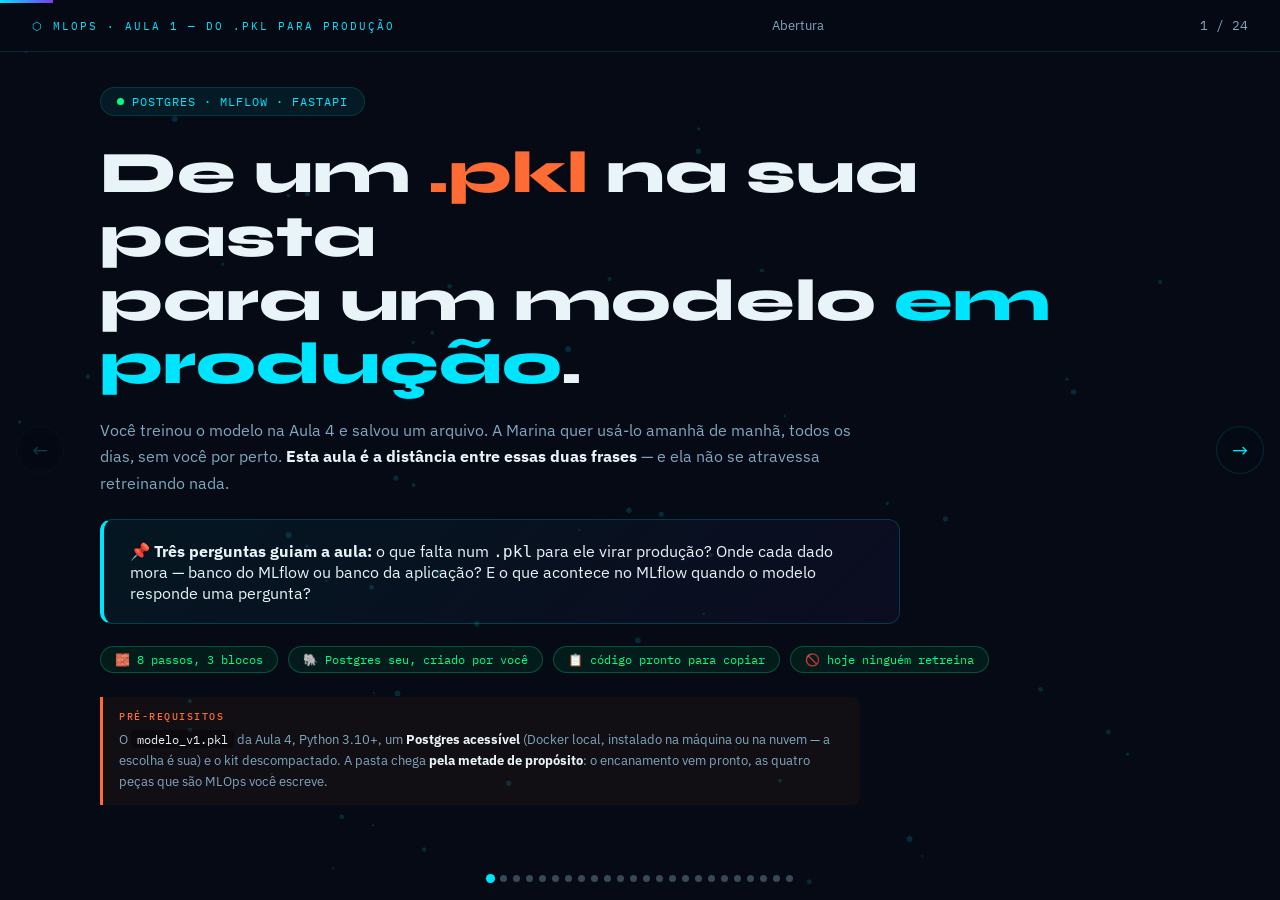
<file: ROTEIRO_AULA1.html>
<!DOCTYPE html>
<html lang="pt-BR">
<head>
<meta charset="UTF-8">
<meta name="viewport" content="width=device-width, initial-scale=1.0">
<title>MLOps Aula 1 — Do .pkl para produção</title>
<link href="https://fonts.googleapis.com/css2?family=Syne:wght@400;600;700;800&family=IBM+Plex+Sans:wght@300;400;500;600&family=IBM+Plex+Mono:wght@400;500&display=swap" rel="stylesheet">
<style>
:root {
  --bg: #050a14; --cyan: #00e5ff; --green: #00ff88; --orange: #ff6b35;
  --purple: #7c3aed; --pink: #f472b6; --text: #e8f4f8; --muted: #7fa8c0;
  --card: rgba(255,255,255,0.04); --border: rgba(0,229,255,0.15);
}
*, *::before, *::after { margin:0; padding:0; box-sizing:border-box; }
html, body { width:100%; height:100%; overflow:hidden; background:var(--bg); color:var(--text); font-family:'IBM Plex Sans',sans-serif; }
#bg { position:fixed; inset:0; z-index:0; opacity:.3; pointer-events:none; }
#progress-bar { position:fixed; top:0; left:0; height:3px; z-index:200; background:linear-gradient(90deg, var(--cyan), var(--purple)); transition: width .4s ease; }
#topbar { position:fixed; top:0; left:0; right:0; height:52px; z-index:150; background:rgba(5,10,20,.88); backdrop-filter:blur(14px); border-bottom:1px solid var(--border); display:flex; align-items:center; justify-content:space-between; padding:0 32px; }
.tb-label { font-family:'IBM Plex Mono',monospace; font-size:11px; color:var(--cyan); letter-spacing:2px; text-transform:uppercase; }
.tb-counter { font-family:'IBM Plex Mono',monospace; font-size:13px; color:var(--muted); }
.tb-title { font-size:13px; color:var(--muted); max-width:360px; text-align:center; white-space:nowrap; overflow:hidden; text-overflow:ellipsis; }
#slides { position:fixed; inset:0; z-index:1; }
.slide { position:absolute; inset:0; display:flex; flex-direction:column; justify-content:flex-start; align-items:center; padding:72px 60px 80px; opacity:0; pointer-events:none; transition: opacity .5s ease, transform .5s ease; transform: translateX(60px); overflow-y:auto; }
.slide.active { opacity:1; pointer-events:all; transform:translateX(0); }
.slide.prev { opacity:0; pointer-events:none; transform:translateX(-60px); }
.slide-inner { width:100%; max-width:1080px; margin:auto 0; }
#nav-prev, #nav-next { position:fixed; top:50%; z-index:200; transform:translateY(-50%); width:48px; height:48px; border-radius:50%; border:1px solid var(--border); background:rgba(5,10,20,.7); backdrop-filter:blur(8px); cursor:pointer; display:flex; align-items:center; justify-content:center; font-size:20px; color:var(--cyan); transition:all .2s; user-select:none; }
#nav-prev { left:16px; } #nav-next { right:16px; }
#nav-prev:hover, #nav-next:hover { background:rgba(0,229,255,.12); border-color:var(--cyan); }
#nav-prev.disabled, #nav-next.disabled { opacity:.25; pointer-events:none; }
#dots { position:fixed; bottom:18px; left:50%; transform:translateX(-50%); display:flex; gap:6px; z-index:200; flex-wrap:wrap; max-width:70%; justify-content:center; }
.dot { width:7px; height:7px; border-radius:50%; background:var(--muted); opacity:.4; cursor:pointer; transition:all .3s; }
.dot.active { background:var(--cyan); opacity:1; transform:scale(1.3); }
.dot.done { background:var(--green); opacity:.8; }

.tag  { font-family:'IBM Plex Mono',monospace; font-size:11px; color:var(--cyan);   letter-spacing:3px; text-transform:uppercase; margin-bottom:10px; display:block; }
.gtag { font-family:'IBM Plex Mono',monospace; font-size:11px; color:var(--green);  letter-spacing:3px; text-transform:uppercase; margin-bottom:10px; display:block; }
.ptag { font-family:'IBM Plex Mono',monospace; font-size:11px; color:var(--purple); letter-spacing:3px; text-transform:uppercase; margin-bottom:10px; display:block; }
.otag { font-family:'IBM Plex Mono',monospace; font-size:11px; color:var(--orange); letter-spacing:3px; text-transform:uppercase; margin-bottom:10px; display:block; }

h1.hero-title { font-family:'Syne',sans-serif; font-size:clamp(2.2rem,4.6vw,4rem); font-weight:800; line-height:1.08; margin-bottom:20px; }
h2.sec-title  { font-family:'Syne',sans-serif; font-size:clamp(1.4rem,3vw,2.3rem); font-weight:800; line-height:1.18; margin-bottom:12px; }
h3.slide-h3   { font-family:'Syne',sans-serif; font-size:1.15rem; font-weight:700; margin-bottom:14px; }
p.lead { color:var(--muted); font-size:.98rem; line-height:1.7; margin-bottom:22px; }

.badge { display:inline-flex; align-items:center; gap:8px; background:rgba(0,229,255,.08); border:1px solid var(--border); border-radius:20px; padding:6px 16px; font-family:'IBM Plex Mono',monospace; font-size:12px; color:var(--cyan); letter-spacing:1px; margin-bottom:26px; width:fit-content; }
.badge::before { content:''; width:7px; height:7px; background:var(--green); border-radius:50%; animation:pulse 2s infinite; }
@keyframes pulse { 0%,100%{opacity:1;transform:scale(1)} 50%{opacity:.5;transform:scale(1.5)} }
.hero-q { background:linear-gradient(135deg,rgba(0,229,255,.06),rgba(124,58,237,.06)); border:1px solid rgba(0,229,255,.2); border-left:4px solid var(--cyan); border-radius:12px; padding:20px 26px; font-size:1.02rem; color:var(--text); max-width:800px; margin-top:6px; animation:fadeUp .8s ease both .3s; }
@keyframes fadeUp { from{opacity:0;transform:translateY(24px)} to{opacity:1;transform:translateY(0)} }

.card { background:var(--card); border:1px solid var(--border); border-radius:16px; padding:22px; }
.g2 { display:grid; grid-template-columns:1fr 1fr; gap:20px; }
.g3 { display:grid; grid-template-columns:1fr 1fr 1fr; gap:14px; }
@media(max-width:680px){.g2,.g3{grid-template-columns:1fr}}
.pill-row { display:flex; gap:10px; flex-wrap:wrap; margin-bottom:24px; }
.pill { background:rgba(0,255,136,.07); border:1px solid rgba(0,255,136,.25); border-radius:20px; padding:5px 14px; font-size:12px; color:var(--green); font-family:'IBM Plex Mono',monospace; }
.bridge { background:linear-gradient(135deg,rgba(0,229,255,.05),rgba(124,58,237,.05)); border:1px solid rgba(0,229,255,.2); border-radius:14px; padding:22px 26px; }

.bloco-mark { display:inline-flex; align-items:center; gap:10px; margin-bottom:14px; font-family:'IBM Plex Mono',monospace; font-size:10.5px; letter-spacing:2.5px; text-transform:uppercase; border-radius:20px; padding:5px 15px; }
.bl-a { background:rgba(0,229,255,.09);  border:1px solid rgba(0,229,255,.35);  color:var(--cyan); }
.bl-b { background:rgba(255,107,53,.09); border:1px solid rgba(255,107,53,.35); color:var(--orange); }
.bl-c { background:rgba(0,255,136,.08);  border:1px solid rgba(0,255,136,.32);  color:var(--green); }

.tbl { width:100%; border-collapse:collapse; font-size:.82rem; }
.tbl th { text-align:left; font-family:'IBM Plex Mono',monospace; font-size:10px; letter-spacing:1.5px; text-transform:uppercase; color:var(--cyan); padding:9px 12px; border-bottom:1px solid var(--border); white-space:nowrap; }
.tbl td { padding:10px 12px; border-bottom:1px solid rgba(255,255,255,.05); color:var(--muted); vertical-align:top; line-height:1.5; }
.tbl td strong, .tbl td code { color:var(--text); }
.tbl td code { font-family:'IBM Plex Mono',monospace; background:rgba(0,0,0,.3); padding:1px 6px; border-radius:4px; font-size:.78rem; }
.tbl tbody tr:hover td { background:rgba(0,229,255,.03); }
.tbl tr.sep-a td { background:rgba(0,229,255,.05); }
.tbl tr.sep-c td { background:rgba(0,255,136,.04); }

.code { background:rgba(0,0,0,.42); border:1px solid var(--border); border-radius:10px; padding:14px 18px; font-family:'IBM Plex Mono',monospace; font-size:.74rem; line-height:1.7; overflow-x:auto; white-space:pre; color:#bfe4f2; max-height:52vh; overflow-y:auto; }
.code .k { color:var(--pink); }
.code .s { color:var(--green); }
.code .c { color:var(--muted); font-style:italic; }
.code .h { color:var(--cyan); font-weight:500; }
.code .o { color:var(--orange); }
.code-wrap { border:1px solid var(--border); border-radius:9px; overflow:hidden; margin-bottom:14px; transition:border-color .2s, box-shadow .2s; }
.code-wrap.open { border-color:var(--cyan); box-shadow:0 0 0 1px rgba(0,229,255,.08); }
.code-header { display:flex; justify-content:space-between; align-items:center; padding:9px 14px; background:rgba(0,0,0,.55); border-bottom:1px solid var(--border); cursor:pointer; user-select:none; transition:background .15s; gap:12px; }
.code-header:hover { background:rgba(0,229,255,.06); }
.code-header .fname { font-family:'IBM Plex Mono',monospace; font-size:11px; color:var(--cyan); }
.code-right { display:flex; align-items:center; gap:10px; flex-shrink:0; }
.code-header .lbadge { font-family:'IBM Plex Mono',monospace; font-size:9.5px; color:var(--muted); text-transform:uppercase; letter-spacing:1px; }
.code-toggle-btn { font-family:'IBM Plex Mono',monospace; font-size:9.5px; letter-spacing:.5px; color:var(--cyan); border:1px solid var(--border); border-radius:20px; padding:3px 11px; white-space:nowrap; transition:.2s; background:rgba(0,229,255,.05); }
.code-toggle-btn::before { content:'▸ '; }
.code-wrap.open .code-toggle-btn { color:var(--bg); background:var(--green); border-color:var(--green); font-weight:600; }
.code-wrap.open .code-toggle-btn::before { content:'▾ '; }
.copy-btn { font-family:'IBM Plex Mono',monospace; font-size:9.5px; letter-spacing:.5px; color:var(--purple); border:1px solid rgba(124,58,237,.4); border-radius:20px; padding:3px 11px; white-space:nowrap; transition:.2s; background:rgba(124,58,237,.08); cursor:pointer; display:none; }
.copy-btn:hover { background:rgba(124,58,237,.2); color:var(--pink); }
.copy-btn.done { color:var(--bg); background:var(--green); border-color:var(--green); font-weight:600; }
.code-wrap.open .copy-btn { display:inline-block; }
.code-wrap .code { display:none; border:none; border-radius:0; }
.code-wrap.open .code { display:block; animation:codeIn .28s ease; }
@keyframes codeIn { from{opacity:0;transform:translateY(-6px)} to{opacity:1;transform:translateY(0)} }

.step-marker { display:flex; align-items:center; gap:16px; margin-bottom:18px; }
.step-num { font-family:'Syne',sans-serif; font-weight:800; font-size:1.6rem; width:52px; height:52px; border-radius:14px; display:flex; align-items:center; justify-content:center; background:rgba(0,229,255,.08); border:1px solid var(--border); color:var(--cyan); flex-shrink:0; }
.step-num.b { background:rgba(255,107,53,.08); border-color:rgba(255,107,53,.3); color:var(--orange); }
.step-num.c { background:rgba(0,255,136,.07); border-color:rgba(0,255,136,.3); color:var(--green); }
.step-meta { display:flex; flex-direction:column; gap:2px; }
.step-file { font-family:'IBM Plex Mono',monospace; font-size:.92rem; color:var(--text); }
.step-obj { font-size:.78rem; color:var(--muted); }

.callout { border-left:3px solid; border-radius:0 8px 8px 0; padding:12px 16px; margin:12px 0 0; font-size:.83rem; line-height:1.6; }
.callout .ct { font-family:'IBM Plex Mono',monospace; font-weight:500; font-size:9.5px; text-transform:uppercase; letter-spacing:1.5px; margin-bottom:5px; }
.callout p { margin:0; color:var(--muted); font-size:.83rem; }
.callout p + p { margin-top:8px; }
.callout code { font-family:'IBM Plex Mono',monospace; background:rgba(0,0,0,.3); padding:1px 6px; border-radius:4px; color:var(--text); font-size:.78rem; }
.co-ok   { border-color:var(--green);  background:rgba(0,255,136,.05); } .co-ok .ct { color:var(--green); }
.co-warn { border-color:var(--orange); background:rgba(255,107,53,.05); } .co-warn .ct { color:var(--orange); }
.co-info { border-color:var(--purple); background:rgba(124,58,237,.06); } .co-info .ct { color:#c4b5fd; }
.co-err  { border-color:#ff4d6d; background:rgba(255,77,109,.06); } .co-err .ct { color:#ff8fa3; }

.test-box { background:rgba(0,255,136,.04); border:1px solid rgba(0,255,136,.22); border-radius:12px; padding:16px 20px; margin-bottom:12px; }
.test-box .tt { font-family:'Syne',sans-serif; font-weight:800; font-size:.88rem; color:var(--green); margin-bottom:8px; display:flex; align-items:center; gap:8px; }
.test-box ol, .test-box ul { margin-left:18px; }
.test-box li { font-size:.83rem; color:var(--muted); line-height:1.65; margin-bottom:4px; }
.test-box li strong, .test-box li code { color:var(--text); }
.test-box code { font-family:'IBM Plex Mono',monospace; background:rgba(0,0,0,.3); padding:1px 6px; border-radius:4px; font-size:.78rem; }

.qa { width:100%; border-collapse:collapse; font-size:.82rem; }
.qa td { padding:10px; border-bottom:1px solid rgba(255,255,255,.06); color:var(--muted); vertical-align:top; line-height:1.55; }
.qa td.n { color:var(--green); font-family:'IBM Plex Mono',monospace; width:26px; text-align:center; }
.qa tr:last-child td { border-bottom:none; }
.acao { color:var(--text); font-size:.85rem; }
.qa code { font-family:'IBM Plex Mono',monospace; background:rgba(0,0,0,.3); padding:1px 6px; border-radius:4px; color:var(--text); font-size:.76rem; }

.final-check { display:flex; flex-direction:column; gap:8px; margin-bottom:18px; }
.fc-item { display:flex; align-items:center; gap:12px; padding:9px 16px; background:var(--card); border:1px solid var(--border); border-radius:10px; opacity:0; transform:translateX(-16px); }
.final-check.play .fc-item { animation:fcIn .5s ease forwards; }
.final-check.play .fc-item:nth-child(1){animation-delay:.04s}
.final-check.play .fc-item:nth-child(2){animation-delay:.12s}
.final-check.play .fc-item:nth-child(3){animation-delay:.20s}
.final-check.play .fc-item:nth-child(4){animation-delay:.28s}
.final-check.play .fc-item:nth-child(5){animation-delay:.36s}
.final-check.play .fc-item:nth-child(6){animation-delay:.44s}
.final-check.play .fc-item:nth-child(7){animation-delay:.52s}
.final-check.play .fc-item:nth-child(8){animation-delay:.60s}
.final-check.play .fc-item:nth-child(9){animation-delay:.68s}
.final-check.play .fc-item:nth-child(10){animation-delay:.76s}
.final-check.play .fc-item:nth-child(11){animation-delay:.84s}
.final-check.play .fc-item:nth-child(12){animation-delay:.92s}
.final-check.play .fc-item:nth-child(13){animation-delay:1.00s}
@keyframes fcIn { to{opacity:1;transform:translateX(0)} }
.fc-check { width:20px; height:20px; border-radius:50%; border:1px solid var(--green); color:var(--green); flex-shrink:0; display:flex; align-items:center; justify-content:center; font-size:11px; }
.fc-text { font-size:.82rem; color:var(--text); font-family:'IBM Plex Mono',monospace; }

.yn { display:grid; grid-template-columns:1fr 1fr; gap:16px; }
@media(max-width:680px){ .yn{ grid-template-columns:1fr; } }
.yn-col { border-radius:14px; padding:18px 20px; }
.yn-yes { background:rgba(0,255,136,.05); border:1px solid rgba(0,255,136,.22); }
.yn-no  { background:rgba(255,107,53,.05); border:1px solid rgba(255,107,53,.22); }
.yn-col h4 { font-family:'Syne',sans-serif; font-size:.92rem; margin-bottom:12px; }
.yn-col li { list-style:none; font-size:.82rem; color:var(--muted); line-height:1.55; padding:5px 0 5px 20px; position:relative; }
.yn-yes li::before { content:'✓'; position:absolute; left:0; color:var(--green); }
.yn-no  li::before { content:'✕'; position:absolute; left:0; color:var(--orange); }

.next-pills { display:flex; flex-wrap:wrap; gap:10px; }
.next-pill { font-family:'IBM Plex Mono',monospace; font-size:11.5px; padding:8px 15px; border-radius:20px; background:rgba(124,58,237,.08); border:1px solid rgba(124,58,237,.3); color:var(--pink); }
.slide-scroll { overflow-y:auto; }
.divider { height:1px; background:var(--border); margin:18px 0; }
code.inline { font-family:'IBM Plex Mono',monospace; color:var(--cyan); background:rgba(0,229,255,.06); padding:1px 7px; border-radius:5px; font-size:.86em; }

.ciclo { display:flex; align-items:stretch; gap:8px; flex-wrap:wrap; margin:10px 0 6px; }
.ci-step { flex:1; min-width:132px; border-radius:12px; padding:14px; background:var(--card); border:1px solid var(--border); font-family:'IBM Plex Mono',monospace; font-size:.72rem; color:var(--muted); line-height:1.5; }
.ci-step .ci-n { display:block; font-size:.68rem; letter-spacing:1.5px; margin-bottom:6px; opacity:.75; }
.ci-step .ci-t { display:block; font-size:.86rem; color:var(--text); margin-bottom:5px; font-family:'Syne',sans-serif; font-weight:700; }
.ci-a { border-color:rgba(0,229,255,.4);  background:rgba(0,229,255,.06); } .ci-a .ci-n { color:var(--cyan); }
.ci-b { border-color:rgba(255,107,53,.4); background:rgba(255,107,53,.06); } .ci-b .ci-n { color:var(--orange); }
.ci-c { border-color:rgba(0,255,136,.35); background:rgba(0,255,136,.05); } .ci-c .ci-n { color:var(--green); }

.cadeia { display:flex; align-items:center; gap:8px; flex-wrap:wrap; margin:12px 0 4px; }
.cd-box { flex:1; min-width:150px; border-radius:10px; padding:13px 15px; text-align:center; background:rgba(255,77,109,.06); border:1px solid rgba(255,77,109,.28); font-family:'IBM Plex Mono',monospace; font-size:.74rem; color:#ffb3c1; line-height:1.5; }
.cd-box.fim { background:rgba(255,77,109,.14); border-color:rgba(255,77,109,.5); color:#ff8fa3; font-weight:600; }
.cd-arrow { color:#ff8fa3; font-size:1.3rem; flex-shrink:0; }
@media(max-width:780px){ .cd-arrow{ transform:rotate(90deg); } }

.juiz { background:rgba(0,255,136,.04); border:1px solid rgba(0,255,136,.22);
        border-radius:14px; padding:18px 22px; margin:14px 0 20px; }
.juiz h4 { font-family:'Syne',sans-serif; font-size:1rem; color:var(--green); margin-bottom:10px; }
.juiz p { color:var(--muted); font-size:.86rem; line-height:1.7; }
.juiz ol { margin:10px 0 12px 18px; }
.juiz li { color:var(--muted); font-size:.85rem; line-height:1.65; margin-bottom:8px; }
.juiz li b, .juiz p b { color:var(--text); }
.juiz code { font-family:'IBM Plex Mono',monospace; background:rgba(0,0,0,.3);
             padding:1px 6px; border-radius:4px; color:var(--text); font-size:.8rem; }
.juiz .ressalva { border-left:2px solid var(--orange); padding-left:12px; margin-top:12px;
                  font-size:.83rem; }

.ui-tour { display:flex; flex-direction:column; gap:12px; margin:14px 0 18px; }
.ui-item { display:flex; gap:14px; background:var(--card); border:1px solid var(--border);
           border-radius:12px; padding:15px 18px; }
.ui-n { font-family:'Syne',sans-serif; font-weight:800; font-size:1.1rem; width:32px; height:32px;
        border-radius:9px; display:flex; align-items:center; justify-content:center; flex-shrink:0;
        background:rgba(0,229,255,.1); border:1px solid var(--border); color:var(--cyan); }
.ui-item h4 { font-family:'Syne',sans-serif; font-size:.95rem; margin-bottom:6px; }
.ui-item p { color:var(--muted); font-size:.84rem; line-height:1.65; margin:0; }
.ui-item p b { color:var(--text); }
.ui-item code { font-family:'IBM Plex Mono',monospace; background:rgba(0,0,0,.3);
                padding:1px 6px; border-radius:4px; color:var(--text); font-size:.78rem; }
.ui-q { margin-top:8px !important; color:var(--cyan) !important; font-size:.8rem !important; }
.ui-q i { font-style:italic; opacity:.85; }

.agflow { display:flex; align-items:stretch; gap:10px; flex-wrap:wrap; margin:6px 0 4px; }
.agnode { flex:1; min-width:140px; border-radius:12px; padding:14px 16px; font-family:'IBM Plex Mono',monospace; font-size:.76rem; text-align:center; background:var(--card); border:1px solid var(--border); color:var(--muted); }
.agnode .an-name { font-size:.86rem; color:var(--text); display:block; margin-bottom:6px; }
.agnode.has  { background:rgba(0,255,136,.06); border-color:rgba(0,255,136,.35); } .agnode.has .an-name { color:var(--green); }
.agnode.hasnt { background:rgba(255,107,53,.05); border-color:rgba(255,107,53,.25); } .agnode.hasnt .an-name { color:var(--orange); }
@media(prefers-reduced-motion:reduce){ .slide,.fc-item,.badge::before{ transition:none!important; animation:none!important; } }
</style>
</head>
<body>

<canvas id="bg"></canvas>
<div id="progress-bar"></div>

<div id="topbar">
  <span class="tb-label">⬡ MLOps · Aula 1 — Do .pkl para produção</span>
  <span class="tb-title" id="slide-title-bar"></span>
  <span class="tb-counter" id="slide-counter"></span>
</div>

<div id="nav-prev">←</div>
<div id="nav-next">→</div>
<div id="dots"></div>

<div id="slides">

<div class="slide" data-title="Abertura">
<div class="slide-inner slide-scroll">

  <div class="badge">POSTGRES · MLFLOW · FASTAPI</div>
  <h1 class="hero-title">De um <span style="color:var(--orange)">.pkl</span> na sua pasta<br>para um modelo <span style="color:var(--cyan)">em produção</span>.</h1>
  <p class="lead" style="max-width:760px;">Você treinou o modelo na Aula 4 e salvou um arquivo. A Marina quer usá-lo amanhã de manhã, todos os dias, sem você por perto. <strong style="color:var(--text)">Esta aula é a distância entre essas duas frases</strong> — e ela não se atravessa retreinando nada.</p>
  <div class="hero-q">📌 <strong>Três perguntas guiam a aula:</strong> o que falta num <code>.pkl</code> para ele virar produção? Onde cada dado mora — banco do MLflow ou banco da aplicação? E o que acontece no MLflow quando o modelo responde uma pergunta?</div>
  <div class="pill-row" style="margin-top:22px;">
    <div class="pill">🧱 8 passos, 3 blocos</div>
    <div class="pill">🐘 Postgres seu, criado por você</div>
    <div class="pill">📋 código pronto para copiar</div>
    <div class="pill">🚫 hoje ninguém retreina</div>
  </div>
  <div class="callout co-warn" style="max-width:760px;">
    <div class="ct">Pré-requisitos</div>
    <p>O <code>modelo_v1.pkl</code> da Aula 4, Python 3.10+, um <strong style="color:var(--text)">Postgres acessível</strong> (Docker local, instalado na máquina ou na nuvem — a escolha é sua) e o kit descompactado. A pasta chega <strong style="color:var(--text)">pela metade de propósito</strong>: o encanamento vem pronto, as quatro peças que são MLOps você escreve.</p>
  </div>

</div>
</div>
<div class="slide" data-title="Um .pkl não é um modelo em produção">
<div class="slide-inner slide-scroll">

  <span class="otag">diagnóstico</span>
  <h2 class="sec-title">Um <span style="color:var(--orange)">.pkl</span> não é um modelo em produção</h2>
  <p class="lead">O arquivo funciona: você dá <code class="inline">pickle.load</code>, chama <code class="inline">predict</code> e sai um número. Mas ele não responde nenhuma das perguntas que produção faz todo dia.</p>

  <div class="card" style="padding:0;overflow:hidden;margin-bottom:16px;">
    <table class="tbl">
      <thead><tr><th>A pergunta</th><th>O .pkl responde?</th><th>Por quê</th></tr></thead>
      <tbody>
        <tr><td>Qual versão está atendendo agora?</td><td><strong style="color:var(--orange)">✕ não</strong></td><td>arquivo não tem número de versão</td></tr>
        <tr><td>Quais colunas ele espera receber?</td><td><strong style="color:var(--orange)">✕ não</strong></td><td>descobre-se quebrando</td></tr>
        <tr><td>Ele estava bom quando entrou?</td><td><strong style="color:var(--orange)">✕ não</strong></td><td>a métrica ficou no notebook</td></tr>
        <tr><td>De qual extração de dado ele saiu?</td><td><strong style="color:var(--orange)">✕ não</strong></td><td>ninguém anotou</td></tr>
        <tr><td>Em que ambiente ele foi serializado?</td><td><strong style="color:var(--orange)">✕ não</strong></td><td>abra em outra versão do sklearn e veja</td></tr>
        <tr><td>Como volto para o anterior às 3 da manhã?</td><td><strong style="color:var(--orange)">✕ não</strong></td><td>renomeando arquivo e torcendo</td></tr>
        <tr><td>Ele calcula uma probabilidade?</td><td><strong style="color:var(--green)">✓ sim</strong></td><td>é a única coisa que ele sabe fazer</td></tr>
      </tbody>
    </table>
  </div>

  <div class="callout co-err">
    <div class="ct">O modelo está certo — a operação é que não existe</div>
    <p>Nada aqui se resolve treinando melhor. São perguntas de <strong style="color:var(--text)">operação</strong>, e a resposta para todas é a mesma: o modelo precisa de identidade, contrato e histórico. É isso que você vai construir hoje.</p>
  </div>

</div>
</div>
<div class="slide" data-title="O que você recebe e o que você escreve">
<div class="slide-inner slide-scroll">

  <span class="ptag">o kit</span>
  <h2 class="sec-title">A pasta chega <span style="color:var(--purple)">pela metade</span></h2>
  <p class="lead">Metade do encanamento está pronto. As quatro peças que <strong style="color:var(--text)">são</strong> MLOps você escreve, e o código de cada uma está nos slides adiante.</p>

  <div class="yn" style="margin-bottom:18px;">
    <div class="yn-col yn-yes">
      <h4 style="color:var(--green)">Já está lá</h4>
      <ul>
        <li><code style="color:var(--text)">sql/01_criar_tabelas.sql</code> — o DDL das três tabelas</li>
        <li><code style="color:var(--text)">app/banco.py</code> — as consultas</li>
        <li><code style="color:var(--text)">app/static/</code> — o front</li>
        <li><code style="color:var(--text)">treinar_modelo_v1.py</code> — rede de segurança</li>
        <li><code style="color:var(--text)">dados/features_padronizadas.csv</code> — a Aula 3</li>
      </ul>
    </div>
    <div class="yn-col yn-no" style="background:rgba(124,58,237,.06);border-color:rgba(124,58,237,.3)">
      <h4 style="color:#c4b5fd">Você escreve hoje</h4>
      <ul style="list-style:none">
        <li style="padding-left:20px"><code style="color:var(--text)">config.py</code> — as constantes e a conexão</li>
        <li style="padding-left:20px"><code style="color:var(--text)">preparar_dados.py</code> — popula o banco</li>
        <li style="padding-left:20px"><code style="color:var(--text)">onboard_v1.py</code> — adota o .pkl como versão 1</li>
        <li style="padding-left:20px"><code style="color:var(--text)">app/main.py</code> — a API</li>
        <li style="padding-left:20px"><code style="color:var(--text)">monitorar.py</code> — mede um lote</li>
      </ul>
    </div>
  </div>

  <h3 class="slide-h3">Os três blocos da aula</h3>
  <div class="ciclo">
    <div class="ci-step ci-a"><span class="ci-n">BLOCO A</span><span class="ci-t">Fundação</span>banco, .env, config e os dados dentro do Postgres</div>
    <div class="ci-step ci-b"><span class="ci-n">BLOCO B</span><span class="ci-t">Registro</span>o MLflow sobe vazio e o modelo ganha identidade</div>
    <div class="ci-step ci-c"><span class="ci-n">BLOCO C</span><span class="ci-t">Produção</span>a API serve, o front pergunta, o monitor mede</div>
  </div>

  <div class="callout co-info">
    <div class="ct">Sobre copiar</div>
    <p>Copiar o código sem ler funciona e não ensina nada. Cada bloco vem com o porquê, e é o porquê que você vai precisar nas três aulas seguintes — quando algo quebrar e ninguém disser o que foi.</p>
  </div>

</div>
</div>
<div class="slide" data-title="Passo 1 — Seu banco e as tabelas">
<div class="slide-inner slide-scroll">

  <span class="bloco-mark bl-a">Bloco A · fundação</span>
  <div class="step-marker">
    <div class="step-num ">1</div>
    <div class="step-meta">
      <span class="step-file">Criar o banco e rodar o DDL</span>
      <span class="step-obj">Onde o banco vive é escolha sua. As tabelas, não.</span>
    </div>
  </div>

  <p class="lead" style="margin-bottom:14px;">Suba um Postgres do jeito que preferir — Docker local, instalado na máquina, ou um serviço na nuvem. Depois crie <strong style="color:var(--text)">dois</strong> bancos e rode o script no primeiro:</p>

  <div class="code-wrap">
  <div class="code-header" onclick="toggleCode(this)">
    <span class="fname">terminal</span>
    <div class="code-right"><span class="lbadge">criar os bancos e as tabelas</span><button class="copy-btn" onclick="copyCode(event, this)">Copiar</button><span class="code-toggle-btn">Clique para ver</span></div>
  </div>
  <div class="code">createdb turnover -U postgres
createdb mlflow   -U postgres
psql turnover -U postgres -f sql/01_criar_tabelas.sql
psql turnover -U postgres -c &quot;\\dt&quot;</div>
</div>

  <div class="callout co-warn" style="margin-bottom:14px;">
    <div class="ct">O -U postgres não é opcional</div>
    <p><code>postgres</code> é o superusuário padrão da instalação. Sem <code>-U</code>, o cliente tenta entrar com o seu usuário do sistema operacional, que quase nunca existe dentro do banco. Vale para o <code>createdb</code> e para o <code>psql</code>.</p>
    <p>Por que <strong style="color:var(--text)">dois</strong> bancos: o <code>turnover</code> é seu, com as três tabelas do script. O <code>mlflow</code> vai ser preenchido sozinho pelo servidor do MLflow no Passo 4 — você só precisa que ele exista, vazio.</p>
  </div>

  <div class="code-wrap">
  <div class="code-header" onclick="toggleCode(this)">
    <span class="fname">sql/01_criar_tabelas.sql</span>
    <div class="code-right"><span class="lbadge">já está lá</span><button class="copy-btn" onclick="copyCode(event, this)">Copiar</button><span class="code-toggle-btn">Clique para ver</span></div>
  </div>
  <div class="code"><span class="c">-- =====================================================================</span>
<span class="c">-- Turnover RH -- criacao das tabelas da aplicacao</span>
<span class="c">--</span>
<span class="c">-- Onde o banco vive e escolha sua: Docker, instalado na maquina ou nuvem.</span>
<span class="c">-- Rode assim (o -U postgres e obrigatorio: e o superusuario padrao):</span>
<span class="c">--</span>
<span class="c">--     createdb turnover -U postgres</span>
<span class="c">--     createdb mlflow   -U postgres</span>
<span class="c">--     psql turnover -U postgres -f sql/01_criar_tabelas.sql</span>
<span class="c">--     psql turnover -U postgres -c &quot;\\dt&quot;</span>
<span class="c">--</span>
<span class="c">-- Rodar duas vezes nao quebra nada: e IF NOT EXISTS.</span>
<span class="c">--</span>
<span class="c">-- Sao tres tabelas com tres papeis diferentes:</span>
<span class="c">--   treino_v1            o que o modelo estudou</span>
<span class="c">--   validacao_congelada  o conjunto de teste, congelado. O modelo nunca viu</span>
<span class="c">--   predicoes            o que o modelo respondeu em producao</span>
<span class="c">--</span>
<span class="c">-- As duas primeiras sao preenchidas pelo preparar_dados.py.</span>
<span class="c">-- A terceira e preenchida pela API, uma linha por pergunta feita ao modelo.</span>
<span class="c">-- =====================================================================</span>

<span class="c">-- ------------------------------------------------- o que o modelo viu ----</span>
CREATE TABLE IF NOT EXISTS treino_v1 (
    id_pessoa                    TEXT PRIMARY KEY,
    abs_eventos                  DOUBLE PRECISION NOT NULL DEFAULT 0,
    abs_qtd_total                DOUBLE PRECISION NOT NULL DEFAULT 0,
    horas_previstas_total        DOUBLE PRECISION NOT NULL DEFAULT 0,
    acidentes_eventos            DOUBLE PRECISION NOT NULL DEFAULT 0,
    acidentes_com_afastamento    DOUBLE PRECISION NOT NULL DEFAULT 0,
    acidentes_dias_perdidos      DOUBLE PRECISION NOT NULL DEFAULT 0,
    he_eventos                   DOUBLE PRECISION NOT NULL DEFAULT 0,
    he_referencia_total          DOUBLE PRECISION NOT NULL DEFAULT 0,
    he_valor_total               DOUBLE PRECISION NOT NULL DEFAULT 0,
    hi_eventos                   DOUBLE PRECISION NOT NULL DEFAULT 0,
    hi_minutos_irregulares       DOUBLE PRECISION NOT NULL DEFAULT 0,
    hi_minutos_extras            DOUBLE PRECISION NOT NULL DEFAULT 0,
    mov_sal_eventos              DOUBLE PRECISION NOT NULL DEFAULT 0,
    mov_sal_valor_total          DOUBLE PRECISION NOT NULL DEFAULT 0,
    mov_sal_perc_medio           DOUBLE PRECISION NOT NULL DEFAULT 0,
    pediu_para_sair              SMALLINT NOT NULL
);

<span class="c">-- ----------------------------- o teste, congelado: o modelo nunca viu ----</span>
CREATE TABLE IF NOT EXISTS validacao_congelada (
    id_pessoa                    TEXT PRIMARY KEY,
    abs_eventos                  DOUBLE PRECISION NOT NULL DEFAULT 0,
    abs_qtd_total                DOUBLE PRECISION NOT NULL DEFAULT 0,
    horas_previstas_total        DOUBLE PRECISION NOT NULL DEFAULT 0,
    acidentes_eventos            DOUBLE PRECISION NOT NULL DEFAULT 0,
    acidentes_com_afastamento    DOUBLE PRECISION NOT NULL DEFAULT 0,
    acidentes_dias_perdidos      DOUBLE PRECISION NOT NULL DEFAULT 0,
    he_eventos                   DOUBLE PRECISION NOT NULL DEFAULT 0,
    he_referencia_total          DOUBLE PRECISION NOT NULL DEFAULT 0,
    he_valor_total               DOUBLE PRECISION NOT NULL DEFAULT 0,
    hi_eventos                   DOUBLE PRECISION NOT NULL DEFAULT 0,
    hi_minutos_irregulares       DOUBLE PRECISION NOT NULL DEFAULT 0,
    hi_minutos_extras            DOUBLE PRECISION NOT NULL DEFAULT 0,
    mov_sal_eventos              DOUBLE PRECISION NOT NULL DEFAULT 0,
    mov_sal_valor_total          DOUBLE PRECISION NOT NULL DEFAULT 0,
    mov_sal_perc_medio           DOUBLE PRECISION NOT NULL DEFAULT 0,
    pediu_para_sair              SMALLINT NOT NULL
);

<span class="c">-- ------------------------------- o log de producao: quem respondeu o que ----</span>
CREATE TABLE IF NOT EXISTS predicoes (
    id             BIGSERIAL PRIMARY KEY,
    criado_em      TIMESTAMPTZ      NOT NULL DEFAULT now(),
    lote           TEXT             NOT NULL,   -- &#x27;avulso&#x27; ou o nome do csv
    id_pessoa      TEXT,
    versao_modelo  TEXT             NOT NULL,   -- QUAL versao respondeu
    probabilidade  DOUBLE PRECISION NOT NULL,
    classe         SMALLINT         NOT NULL,
    features       JSONB            NOT NULL    -- a entrada exata recebida
);

CREATE INDEX IF NOT EXISTS idx_predicoes_lote      ON predicoes (lote);
CREATE INDEX IF NOT EXISTS idx_predicoes_criado_em ON predicoes (criado_em DESC);


<span class="c">-- =====================================================================</span>
<span class="c">-- Para recomecar do zero, descomente e rode:</span>
<span class="c">--</span>
<span class="c">-- DROP TABLE IF EXISTS treino_v1, validacao_congelada, predicoes;</span>
<span class="c">-- =====================================================================</span></div>
</div>

  <h3 class="slide-h3">Três tabelas, três papéis</h3>
  <div class="g3" style="margin-bottom:16px;">
    <div class="card"><strong style="color:var(--cyan);font-size:.86rem">treino_v1</strong><p style="color:var(--muted);font-size:.8rem;margin-top:6px">o que o modelo estudou</p></div>
    <div class="card"><strong style="color:var(--green);font-size:.86rem">validacao_congelada</strong><p style="color:var(--muted);font-size:.8rem;margin-top:6px">o conjunto de teste — o modelo nunca viu</p></div>
    <div class="card"><strong style="color:var(--orange);font-size:.86rem">predicoes</strong><p style="color:var(--muted);font-size:.8rem;margin-top:6px">o que ele respondeu em produção</p></div>
  </div>

  <div class="juiz">
    <h4>Sim — <code>validacao_congelada</code> é o seu conjunto de teste</h4>
    <p>É o mesmo <code>X_test</code> da Aula 4. O que muda é que agora ele tem nome, endereço fixo e um papel na operação, não só no notebook. Três coisas justificam isso:</p>
    <ol>
      <li><b>O modelo nunca vê essas linhas.</b> Medir no que ele estudou é como corrigir a prova com o gabarito que o aluno escreveu. O número sai alto e não significa nada.</li>
      <li><b>"Congelada" é a palavra que carrega o peso.</b> Ela não muda de uma aula para a outra. Quando a v2 aparecer na Aula 2, o F1 dela vai ser medido <u>exatamente nas mesmas 4.800 pessoas</u> — comparar em conjuntos diferentes é a forma mais comum de promover um modelo pior sem perceber.</li>
      <li><b>É ela que vira o baseline no MLflow.</b> As métricas que o Passo 5 registra saem daqui. Sem esse número gravado, "o modelo piorou" é opinião.</li>
    </ol>
    <p class="ressalva">Guarde duas ressalvas para a Aula 2. Um conjunto de teste usado muitas vezes para <i>escolher</i> entre modelos vai deixando de ser cego — cada decisão tomada olhando para ele vaza um pouco de informação. E se a população mudar, <b>o juiz envelhece junto</b>: julgar um modelo feito para o mundo novo com o teste do mundo velho reprova exatamente os modelos que você precisa promover.</p>
  </div>

  <h3 class="slide-h3">Agora o .env, com o SEU endereço</h3>
  <div class="code-wrap">
  <div class="code-header" onclick="toggleCode(this)">
    <span class="fname">terminal</span>
    <div class="code-right"><span class="lbadge">conexão</span><button class="copy-btn" onclick="copyCode(event, this)">Copiar</button><span class="code-toggle-btn">Clique para ver</span></div>
  </div>
  <div class="code">cp .env.exemplo .env    # e edite com os seus dados</div>
</div>
  <div class="code-wrap">
  <div class="code-header" onclick="toggleCode(this)">
    <span class="fname">.env.exemplo</span>
    <div class="code-right"><span class="lbadge">já está lá</span><button class="copy-btn" onclick="copyCode(event, this)">Copiar</button><span class="code-toggle-btn">Clique para ver</span></div>
  </div>
  <div class="code"><span class="c"># Copie para .env e ajuste para o SEU banco.</span>
<span class="c"># O .env nao vai para o git -- e por isso que a senha mora aqui e nao no codigo.</span>
PG_HOST=127.0.0.1
PG_PORT=5432
PG_USER=turnover
PG_SENHA=turnover
PG_DB_APP=turnover
PG_DB_MLFLOW=mlflow

<span class="c"># Endereco do servidor MLflow (o que voce sobe no terminal 1)</span>
MLFLOW_URI=http://127.0.0.1:5000</div>
</div>

  <div class="callout co-warn">
    <div class="ct">Duas coisas de propósito aqui</div>
    <p>A senha mora no <code>.env</code>, que está no <code>.gitignore</code> — nunca no código. E a <strong style="color:var(--text)">aplicação não cria tabela</strong>: quem roda o DDL é você. DDL escondido dentro do app é um ótimo jeito de descobrir tarde demais que a forma da produção mudou.</p>
    <p>O script é <code>IF NOT EXISTS</code> do começo ao fim: rodar de novo não quebra nada, só imprime avisos de "já existe". Para zerar tudo, o <code>DROP</code> está comentado no rodapé.</p>
  </div>

</div>
</div>
<div class="slide" data-title="Passo 2 — config.py">
<div class="slide-inner slide-scroll">

  <span class="bloco-mark bl-a">Bloco A · fundação</span>
  <div class="step-marker">
    <div class="step-num ">2</div>
    <div class="step-meta">
      <span class="step-file">config.py</span>
      <span class="step-obj">As constantes que todo o resto importa — inclusive a conexão.</span>
    </div>
  </div>

  <p class="lead" style="margin-bottom:14px;">Vem <strong style="color:var(--text)">antes</strong> do script que popula o banco, porque é ele que lê o <code class="inline">.env</code> e monta a string de conexão. Sem config, nada mais roda.</p>

  <div class="code-wrap">
  <div class="code-header" onclick="toggleCode(this)">
    <span class="fname">config.py</span>
    <div class="code-right"><span class="lbadge">voce cria</span><button class="copy-btn" onclick="copyCode(event, this)">Copiar</button><span class="code-toggle-btn">Clique para ver</span></div>
  </div>
  <div class="code"><span class="s">&quot;&quot;&quot;
Constantes compartilhadas por toda a aplicacao.

Regra da disciplina: nenhum destes valores aparece escrito no meio do codigo.
Se voce vir &quot;champion&quot; digitado dentro do main.py, alguem quebrou a regra.
&quot;&quot;&quot;</span>
<span class="k">import</span> os
<span class="k">from</span> pathlib <span class="k">import</span> Path

<span class="k">from</span> dotenv <span class="k">import</span> load_dotenv

RAIZ = Path(__file__).resolve().parent
load_dotenv(RAIZ / <span class="s">&quot;.env&quot;</span>)

<span class="c"># -------------------------------------------------------------- Postgres ----</span>
<span class="c"># Um servidor Postgres, dois bancos: o seu (turnover) e o do MLflow.</span>
<span class="c"># Onde o servidor vive e escolha sua -- Docker, local ou nuvem.</span>
<span class="c"># Senha em variavel de ambiente, nao no codigo -- ver .env.exemplo.</span>
PG_HOST = os.getenv(<span class="s">&quot;PG_HOST&quot;</span>, <span class="s">&quot;127.0.0.1&quot;</span>)
PG_PORT = os.getenv(<span class="s">&quot;PG_PORT&quot;</span>, <span class="s">&quot;5432&quot;</span>)
PG_USER = os.getenv(<span class="s">&quot;PG_USER&quot;</span>, <span class="s">&quot;turnover&quot;</span>)
PG_SENHA = os.getenv(<span class="s">&quot;PG_SENHA&quot;</span>, <span class="s">&quot;turnover&quot;</span>)
PG_DB_MLFLOW = os.getenv(<span class="s">&quot;PG_DB_MLFLOW&quot;</span>, <span class="s">&quot;mlflow&quot;</span>)
PG_DB_APP = os.getenv(<span class="s">&quot;PG_DB_APP&quot;</span>, <span class="s">&quot;turnover&quot;</span>)


<span class="k">def</span> <span class="h">uri_postgres</span>(banco):
    <span class="k">return</span> f&quot;postgresql://{PG_USER}:{PG_SENHA}@{PG_HOST}:{PG_PORT}/{banco}&quot;


<span class="c"># Onde o MLflow guarda runs, metricas e o catalogo de versoes.</span>
<span class="c"># E este endereco que voce passa no --backend-store-uri ao subir o servidor.</span>
URI_BANCO_MLFLOW = uri_postgres(PG_DB_MLFLOW)

<span class="c"># Onde a aplicacao guarda o log de predicoes. Banco separado, de proposito.</span>
URI_BANCO_APP = uri_postgres(PG_DB_APP)

<span class="c"># ---------------------------------------------------------------- MLflow ----</span>
<span class="c"># Onde o MLflow guarda runs, metricas e versoes de modelo.</span>
<span class="c"># E o endereco do servidor que voce sobe no terminal 1.</span>
URI_TRACKING = os.getenv(<span class="s">&quot;MLFLOW_URI&quot;</span>, <span class="s">&quot;http://127.0.0.1:5000&quot;</span>)

<span class="c"># Um experimento agrupa runs que respondem a mesma pergunta.</span>
<span class="c"># Todos os treinos e monitoramentos do turnover caem aqui dentro.</span>
NOME_EXPERIMENTO = <span class="s">&quot;turnover_rh&quot;</span>

<span class="c"># Nome do modelo dentro do Model Registry (o catalogo de versoes).</span>
<span class="c"># E o &quot;turnover_rh&quot; que aparece em models:/turnover_rh@champion</span>
NOME_MODELO = <span class="s">&quot;turnover_rh&quot;</span>

<span class="c"># ALIAS = um apelido movel que aponta para UMA versao do modelo.</span>
<span class="c"># Promover = mover o apelido. A aplicacao nunca sabe o numero da versao.</span>
ALIAS_PROD = <span class="s">&quot;champion&quot;</span>       <span class="c"># o que esta atendendo producao agora</span>
ALIAS_CANDIDATO = <span class="s">&quot;challenger&quot;</span>  <span class="c"># candidato esperando aprovacao (usado da Aula 2 em diante)</span>

<span class="c"># ------------------------------------------------------------ Aplicacao ----</span>
PASTA_ARTEFATOS = RAIZ / <span class="s">&quot;artefatos&quot;</span>
PASTA_DADOS = RAIZ / <span class="s">&quot;dados&quot;</span>
PASTA_RELATORIOS = RAIZ / <span class="s">&quot;relatorios&quot;</span>

<span class="c"># ---------------------------------------------------------------- Modelo ----</span>
COLUNA_ID = <span class="s">&quot;id_pessoa&quot;</span>
COLUNA_ALVO = <span class="s">&quot;pediu_para_sair&quot;</span>

<span class="c"># O contrato de entrada da v1: 15 features comportamentais, nesta ordem.</span>
<span class="c"># A ordem importa: e ela que vira a signature registrada no MLflow.</span>
FEATURES = [
    <span class="s">&quot;abs_eventos&quot;</span>,
    <span class="s">&quot;abs_qtd_total&quot;</span>,
    <span class="s">&quot;horas_previstas_total&quot;</span>,
    <span class="s">&quot;acidentes_eventos&quot;</span>,
    <span class="s">&quot;acidentes_com_afastamento&quot;</span>,
    <span class="s">&quot;acidentes_dias_perdidos&quot;</span>,
    <span class="s">&quot;he_eventos&quot;</span>,
    <span class="s">&quot;he_referencia_total&quot;</span>,
    <span class="s">&quot;he_valor_total&quot;</span>,
    <span class="s">&quot;hi_eventos&quot;</span>,
    <span class="s">&quot;hi_minutos_irregulares&quot;</span>,
    <span class="s">&quot;hi_minutos_extras&quot;</span>,
    <span class="s">&quot;mov_sal_eventos&quot;</span>,
    <span class="s">&quot;mov_sal_valor_total&quot;</span>,
    <span class="s">&quot;mov_sal_perc_medio&quot;</span>,
]

<span class="c"># Acima disso, o colaborador entra na lista de risco.</span>
<span class="c"># 0.5 e o default de qualquer classificador -- mas e uma decisao DE NEGOCIO,</span>
<span class="c"># nao uma constante da matematica. Marina pode querer 0.7.</span>
LIMIAR_DECISAO = <span class="o">0.5</span>

<span class="c"># As cores do card no front. Repare que a primeira faixa termina exatamente</span>
<span class="c"># no LIMIAR_DECISAO: verde e, literalmente, &quot;classe 0&quot;.</span>
<span class="c">#   ate 50%   ok        verde</span>
<span class="c">#   50 a 60%  atencao   amarelo</span>
<span class="c">#   acima 60% alerta    vermelho</span>
FAIXA_ATENCAO = <span class="o">0.50</span>
FAIXA_ALERTA = <span class="o">0.60</span>

<span class="c"># Nomes das tabelas (o DDL esta em sql/01_criar_tabelas.sql)</span>
TABELA_TREINO = <span class="s">&quot;treino_v1&quot;</span>
TABELA_VALIDACAO = <span class="s">&quot;validacao_congelada&quot;</span>
TABELA_PREDICOES = <span class="s">&quot;predicoes&quot;</span>

<span class="c"># Semente unica de toda a disciplina. E o que faz a turma inteira ver os</span>
<span class="c"># mesmos numeros nas quatro aulas.</span>
SEED = <span class="o">42</span>


<span class="c"># ------------------------------------------------------------- utilidade ----</span>
<span class="c"># O servidor do MLflow e um processo separado: ele NAO le o seu .env.</span>
<span class="c"># A conexao com o banco vai na linha de comando. Para nao digitar a senha</span>
<span class="c"># duas vezes (e errar), rode `python config.py` e copie o comando pronto.</span>
<span class="k">if</span> __name__ == <span class="s">&quot;__main__&quot;</span>:
    <span class="o">print</span>(<span class="s">&quot;python -m mlflow server&quot;</span>
          <span class="s">&quot; --host 127.0.0.1&quot;</span>
          <span class="s">&quot; --port 5000&quot;</span>
          f&quot; --backend-store-uri {URI_BANCO_MLFLOW}&quot;
          <span class="s">&quot; --default-artifact-root ./mlruns&quot;</span>)</div>
</div>

  <div class="callout co-warn" style="margin-bottom:12px;">
    <div class="ct">A regra que vale para as quatro aulas</div>
    <p>Se <code>"champion"</code> aparecer digitado dentro do <code>main.py</code>, você tem a mesma decisão escrita em dois lugares. No dia em que ela mudar, um dos dois fica para trás e ninguém percebe até a produção responder errado. <strong style="color:var(--text)">Um único lugar por decisão.</strong></p>
  </div>

  <div class="callout co-info">
    <div class="ct">Três decisões de negócio disfarçadas de constante</div>
    <p><code>LIMIAR_DECISAO = 0.5</code> é onde o modelo separa classe 0 de classe 1. <code>FAIXA_ATENCAO</code> e <code>FAIXA_ALERTA</code> são as cores do card no front. Repare que a primeira faixa <strong style="color:var(--text)">termina exatamente no limiar</strong> — verde é, literalmente, "classe 0". Nada disso é matemática: é a Marina que decide, e por isso mora aqui e não dentro do modelo.</p>
  </div>

</div>
</div>
<div class="slide" data-title="Passo 3 — preparar_dados.py">
<div class="slide-inner slide-scroll">

  <span class="bloco-mark bl-a">Bloco A · fundação</span>
  <div class="step-marker">
    <div class="step-num ">3</div>
    <div class="step-meta">
      <span class="step-file">preparar_dados.py</span>
      <span class="step-obj">Levar a tabela da Aula 3 para dentro do seu Postgres.</span>
    </div>
  </div>

  <div class="code-wrap">
  <div class="code-header" onclick="toggleCode(this)">
    <span class="fname">preparar_dados.py</span>
    <div class="code-right"><span class="lbadge">voce cria</span><button class="copy-btn" onclick="copyCode(event, this)">Copiar</button><span class="code-toggle-btn">Clique para ver</span></div>
  </div>
  <div class="code"><span class="s">&quot;&quot;&quot;
Popula o banco com os dois conjuntos do modelo.

Le a tabela que voces montaram na Aula 3 e grava, dentro do SEU Postgres,
um split 80/20:

    treino_v1            19.200  o que o modelo estuda
    validacao_congelada   4.800  o juiz. O modelo nunca ve estas linhas

As tabelas ja tem que existir. Se nao existirem, rode antes:
    psql &lt;seu_banco&gt; -U postgres -f sql/01_criar_tabelas.sql

Os lotes mensais NAO saem daqui. Cada aula recebe um arquivo novo, com
pessoas novas -- como o RH mandaria de verdade.
&quot;&quot;&quot;</span>
<span class="k">import</span> pandas <span class="k">as</span> pd
<span class="k">from</span> sklearn.model_selection <span class="k">import</span> train_test_split

<span class="k">import</span> config
<span class="k">from</span> app <span class="k">import</span> banco

ORIGEM = config.PASTA_DADOS / <span class="s">&quot;features_padronizadas.csv&quot;</span>
PROPORCAO_TESTE = <span class="o">0.20</span>


<span class="k">def</span> <span class="h">carregar_origem</span>():
    <span class="k">return</span> pd.read_csv(ORIGEM, sep=<span class="s">&quot;;&quot;</span>).rename(
        columns={<span class="s">&quot;nIdPessoa&quot;</span>: config.COLUNA_ID})


<span class="k">def</span> <span class="h">dividir</span>(df=<span class="k">None</span>):
    <span class="s">&quot;&quot;&quot;Split 80/20 estratificado pelo alvo, com semente fixa.

    Estratificado significa que as duas metades tem a mesma proporcao de
    quem pediu demissao. Sem isso, o acaso poderia deixar a validacao com
    mais desligamentos que o treino e o F1 sairia distorcido.
    &quot;&quot;&quot;</span>
    <span class="k">if</span> df <span class="k">is</span> <span class="k">None</span>:
        df = carregar_origem()
    treino, validacao = train_test_split(
        df, test_size=PROPORCAO_TESTE, random_state=config.SEED,
        stratify=df[config.COLUNA_ALVO])
    <span class="k">return</span> treino, validacao


<span class="k">def</span> <span class="h">main</span>():
    banco.conferir()

    df = carregar_origem()
    <span class="o">print</span>(f&quot;origem: {<span class="o">len</span>(df)} linhas, alvo em {df[config.COLUNA_ALVO].mean():.1%}&quot;)

    treino, validacao = dividir(df)
    n_t = banco.gravar_conjunto(config.TABELA_TREINO, treino)
    n_v = banco.gravar_conjunto(config.TABELA_VALIDACAO, validacao)

    <span class="o">print</span>(f&quot;treino_v1            {n_t:&gt;6} linhas  ({<span class="o">1</span>-PROPORCAO_TESTE:.0%})&quot;)
    <span class="o">print</span>(f&quot;validacao_congelada  {n_v:&gt;6} linhas  ({PROPORCAO_TESTE:.0%})&quot;)
    <span class="o">print</span>(f&quot;  alvo no treino    {treino[config.COLUNA_ALVO].mean():.1%}&quot;)
    <span class="o">print</span>(f&quot;  alvo na validacao {validacao[config.COLUNA_ALVO].mean():.1%}&quot;)
    <span class="o">print</span>(<span class="s">&quot;\nconfira:  SELECT count(*) FROM treino_v1;&quot;</span>)


<span class="k">if</span> __name__ == <span class="s">&quot;__main__&quot;</span>:
    main()</div>
</div>
  <div class="code-wrap">
  <div class="code-header" onclick="toggleCode(this)">
    <span class="fname">terminal</span>
    <div class="code-right"><span class="lbadge">rodar</span><button class="copy-btn" onclick="copyCode(event, this)">Copiar</button><span class="code-toggle-btn">Clique para ver</span></div>
  </div>
  <div class="code">python preparar_dados.py</div>
</div>

  <div class="g2" style="margin:14px 0;">
    <div class="card"><span class="tag">19.200 · 80%</span><strong style="font-size:.9rem">treino_v1</strong><p style="color:var(--muted);font-size:.8rem;margin-top:4px">o que a v1 estudou</p></div>
    <div class="card"><span class="gtag">4.800 · 20%</span><strong style="font-size:.9rem">validacao_congelada</strong><p style="color:var(--muted);font-size:.8rem;margin-top:4px">o juiz — o modelo nunca viu</p></div>
  </div>

  <div class="code-wrap">
  <div class="code-header" onclick="toggleCode(this)">
    <span class="fname">confira</span>
    <div class="code-right"><span class="lbadge">tem que dar 19200</span><button class="copy-btn" onclick="copyCode(event, this)">Copiar</button><span class="code-toggle-btn">Clique para ver</span></div>
  </div>
  <div class="code">psql turnover -U postgres -c &quot;SELECT count(*) FROM treino_v1;&quot;</div>
</div>

  <div class="callout co-info" style="margin-bottom:12px;">
    <div class="ct">Estratificado, e por quê</div>
    <p>O corte mantém a mesma proporção de quem pediu demissão nos dois lados: <strong style="color:var(--text)">51,4% aqui e 51,4% ali</strong>. Sem isso, o acaso poderia deixar a validação mais desbalanceada que o treino, e o F1 sairia distorcido sem que ninguém soubesse por quê.</p>
  </div>

  <div class="callout co-ok" style="margin-bottom:12px;">
    <div class="ct">A base inteira virou treino e teste. E os lotes?</div>
    <p>Chegam de fora, um arquivo por aula, com <strong style="color:var(--text)">pessoas que não estão nesta tabela</strong> — como o RH mandaria de verdade. Não tem reserva escondida: as 24.000 são o histórico que você usou para construir o modelo, e o futuro chega depois.</p>
  </div>

  <div class="callout co-warn">
    <div class="ct">Agora o .pkl</div>
    <p>Coloque o <code>modelo_v1.pkl</code> da Aula 4 em <code>artefatos/</code>. Se ele não aceitar exatamente as 15 features de <code>config.FEATURES</code>, o Passo 5 vai recusar com a lista do que falta — aí rode <code>python treinar_modelo_v1.py</code>, que treina o equivalente lendo direto do banco. É o <strong style="color:var(--text)">único arquivo da disciplina que chama <code>.fit()</code></strong>.</p>
  </div>

</div>
</div>
<div class="slide" data-title="Passo 4 — Subir o MLflow (vazio)">
<div class="slide-inner slide-scroll">

  <span class="bloco-mark bl-b">Bloco B · registro</span>
  <div class="step-marker">
    <div class="step-num b">4</div>
    <div class="step-meta">
      <span class="step-file">mlflow server</span>
      <span class="step-obj">Um processo separado. Nenhuma linha do seu código o inicia.</span>
    </div>
  </div>

  <p class="lead" style="margin-bottom:14px;">O MLflow <strong style="color:var(--text)">não é uma biblioteca que você importa e sobe</strong>. É um serviço, como o Postgres: você liga pelo terminal e ele fica lá. Nada no projeto configura ou inicia esse servidor — a única coisa que liga os dois mundos é a linha <code class="inline">mlflow.set_tracking_uri(...)</code> que você acabou de escrever no config.</p>

  <div class="code-wrap">
  <div class="code-header" onclick="toggleCode(this)">
    <span class="fname">terminal 1 — MLflow</span>
    <div class="code-right"><span class="lbadge">deixar aberto</span><button class="copy-btn" onclick="copyCode(event, this)">Copiar</button><span class="code-toggle-btn">Clique para ver</span></div>
  </div>
  <div class="code">python -m mlflow server --host 127.0.0.1 --port 5000 --backend-store-uri postgresql://turnover:turnover@127.0.0.1:5432/mlflow --default-artifact-root ./mlruns</div>
</div>

  <div class="card" style="padding:0;overflow:hidden;margin-bottom:14px;">
    <table class="tbl">
      <thead><tr><th>Argumento</th><th>Para quê</th></tr></thead>
      <tbody>
        <tr><td><code>--host 127.0.0.1</code></td><td>em qual interface de rede escutar. <code>127.0.0.1</code> = só a sua máquina. Se fosse <code>0.0.0.0</code>, qualquer um na rede alcançaria o servidor</td></tr>
        <tr><td><code>--port 5000</code></td><td>a porta. Se já estiver ocupada (no macOS o AirPlay usa a 5000), troque para 5001 e ajuste o <code>MLFLOW_URI</code> no <code>.env</code></td></tr>
        <tr><td><code>--backend-store-uri</code></td><td>onde gravar runs, params, metrics, tags e o catálogo de versões. É o banco <code>mlflow</code> que você criou vazio no Passo 1 — o MLflow monta as 19 tabelas sozinho na primeira subida</td></tr>
        <tr><td><code>--default-artifact-root</code></td><td>onde gravar os <strong>arquivos</strong>: o modelo serializado, a signature, os relatórios. Aqui é a pasta local <code>./mlruns</code>; numa empresa seria S3 ou MinIO</td></tr>
      </tbody>
    </table>
  </div>

  <div class="callout co-err" style="margin-bottom:14px;">
    <div class="ct">Erro de senha aqui? O MLflow não lê o seu .env</div>
    <p>O <code>.env</code> só é lido pelo <strong style="color:var(--text)">seu</strong> código Python, através do <code>config.py</code>. O servidor do MLflow é um processo separado e recebe a conexão pela linha de comando — se o seu usuário não for <code>turnover</code>, o comando acima falha com <code>password authentication failed</code>.</p>
    <p>Para não digitar a senha duas vezes e errar, gere o comando já com os seus dados:</p>
  </div>

  <div class="code-wrap">
  <div class="code-header" onclick="toggleCode(this)">
    <span class="fname">gera o comando pronto</span>
    <div class="code-right"><span class="lbadge">copie a saída</span><button class="copy-btn" onclick="copyCode(event, this)">Copiar</button><span class="code-toggle-btn">Clique para ver</span></div>
  </div>
  <div class="code">python config.py</div>
</div>

  <div class="callout co-warn" style="margin-bottom:14px;">
    <div class="ct">Sobre o python -m</div>
    <p>Se você instalou por <code>pip</code>, o executável <code>mlflow</code> pode não estar no PATH — o sintoma é <code>command not found</code> mesmo com o pacote instalado. <code>python -m mlflow</code> chama o mesmo programa pelo interpretador que você está usando, e funciona sempre.</p>
    <p>A linha <code>Registry store URI not provided. Using backend store URI</code> não é erro: o registry de modelos pode viver num banco separado do de experimentos, e quando você não separa, ele usa o mesmo. É o que queremos.</p>
  </div>

  <div class="test-box">
    <div class="tt">🔍 Olhe o vazio antes de ter alguma coisa</div>
    <ol>
      <li>Abra <code>127.0.0.1:5000</code> — a interface sobe sem nenhum experimento</li>
      <li>Agora olhe o banco: <code>psql -d mlflow -c "\dt"</code></li>
      <li>Ele criou <strong>19 tabelas sozinho</strong>, todas vazias</li>
      <li>Guarde essa tela. Daqui a dois passos você volta para comparar</li>
    </ol>
  </div>

  <div class="callout co-warn">
    <div class="ct">Repare no --backend-store-uri</div>
    <p>Você apontou o MLflow para um banco <strong style="color:var(--text)">diferente</strong> do da aplicação. Mesmo servidor Postgres, bancos separados. O próximo slide de teoria é só sobre por que isso importa.</p>
  </div>

</div>
</div>
<div class="slide" data-title="Passo 5 — onboard_v1.py">
<div class="slide-inner slide-scroll">

  <span class="bloco-mark bl-b">Bloco B · registro</span>
  <div class="step-marker">
    <div class="step-num b">5</div>
    <div class="step-meta">
      <span class="step-file">onboard_v1.py</span>
      <span class="step-obj">O coração da aula. Adota o .pkl como versão 1 do modelo.</span>
    </div>
  </div>

  <p class="lead" style="margin-bottom:14px;">Procure um <code class="inline">.fit()</code> aqui dentro: não tem. Este script <strong style="color:var(--text)">não treina nada</strong>. Ele acrescenta ao arquivo solto as três coisas que faltavam:</p>

  <div class="g3" style="margin-bottom:16px;">
    <div class="card"><strong style="color:var(--cyan);font-size:.9rem">identidade</strong><p style="color:var(--muted);font-size:.8rem;margin-top:6px">número de versão + alias</p></div>
    <div class="card"><strong style="color:var(--cyan);font-size:.9rem">contrato</strong><p style="color:var(--muted);font-size:.8rem;margin-top:6px">signature: quais colunas, de que tipo, em que ordem</p></div>
    <div class="card"><strong style="color:var(--cyan);font-size:.9rem">baseline</strong><p style="color:var(--muted);font-size:.8rem;margin-top:6px">métricas na validação congelada</p></div>
  </div>

  <div class="code-wrap">
  <div class="code-header" onclick="toggleCode(this)">
    <span class="fname">onboard_v1.py</span>
    <div class="code-right"><span class="lbadge">voce cria</span><button class="copy-btn" onclick="copyCode(event, this)">Copiar</button><span class="code-toggle-btn">Clique para ver</span></div>
  </div>
  <div class="code"><span class="s">&quot;&quot;&quot;
Adota um .pkl que ja existe como versao 1 do modelo no MLflow.

NAO TREINA NADA. Procure um .fit() aqui dentro: nao tem.
O que este script adiciona ao arquivo solto sao tres coisas que ele nao tinha:

    identidade  -&gt; numero de versao + alias @champion
    contrato    -&gt; signature (quais colunas, de que tipo, em que ordem)
    baseline    -&gt; metricas recalculadas na validacao congelada

Uso:
    python onboard_v1.py --pkl artefatos/modelo_v1.pkl
&quot;&quot;&quot;</span>
<span class="k">import</span> argparse
<span class="k">import</span> pickle

<span class="k">import</span> mlflow
<span class="k">import</span> pandas <span class="k">as</span> pd
<span class="k">from</span> mlflow.models <span class="k">import</span> infer_signature
<span class="k">from</span> mlflow.tracking <span class="k">import</span> MlflowClient
<span class="k">from</span> sklearn.metrics <span class="k">import</span> accuracy_score, f1_score, precision_score, recall_score

<span class="k">import</span> config
<span class="k">from</span> app <span class="k">import</span> banco


<span class="k">def</span> <span class="h">conferir_contrato</span>(modelo):
    <span class="s">&quot;&quot;&quot;O pkl da Aula 4 aceita as 15 features padronizadas?&quot;&quot;&quot;</span>
    esperado = <span class="o">list</span>(config.FEATURES)
    recebido = <span class="o">list</span>(<span class="o">getattr</span>(modelo, <span class="s">&quot;feature_names_in_&quot;</span>, esperado))
    <span class="k">if</span> recebido != esperado:
        faltando = [c <span class="k">for</span> c <span class="k">in</span> esperado <span class="k">if</span> c <span class="k">not</span> <span class="k">in</span> recebido]
        sobrando = [c <span class="k">for</span> c <span class="k">in</span> recebido <span class="k">if</span> c <span class="k">not</span> <span class="k">in</span> esperado]
        <span class="k">raise</span> <span class="o">SystemExit</span>(
            <span class="s">&quot;Seu modelo nao fala a mesma lingua que config.FEATURES.\n&quot;</span>
            f&quot;  faltando: {faltando}\n&quot;
            f&quot;  sobrando: {sobrando}\n&quot;
            <span class="s">&quot;Rode `python treinar_modelo_v1.py` para gerar o pkl padronizado.&quot;</span>)


<span class="k">def</span> <span class="h">main</span>():
    ap = argparse.ArgumentParser()
    ap.add_argument(<span class="s">&quot;--pkl&quot;</span>, default=<span class="o">str</span>(config.PASTA_ARTEFATOS / <span class="s">&quot;modelo_v1.pkl&quot;</span>))
    args = ap.parse_args()

    <span class="k">with</span> <span class="o">open</span>(args.pkl, <span class="s">&quot;rb&quot;</span>) <span class="k">as</span> f:
        modelo = pickle.load(f)
    conferir_contrato(modelo)

    <span class="c"># A validacao congelada e o juiz oficial da v1. O modelo nunca a viu.</span>
    banco.conferir()
    validacao = banco.carregar_conjunto(config.TABELA_VALIDACAO)
    X = validacao[config.FEATURES]
    y = validacao[config.COLUNA_ALVO]

    <span class="c"># Isto aqui e `predict`, nao `fit`. Estamos medindo, nao aprendendo.</span>
    y_pred = modelo.predict(X)
    metricas = {
        <span class="s">&quot;accuracy&quot;</span>: accuracy_score(y, y_pred),
        <span class="s">&quot;f1&quot;</span>: f1_score(y, y_pred),
        <span class="s">&quot;precision&quot;</span>: precision_score(y, y_pred),
        <span class="s">&quot;recall&quot;</span>: recall_score(y, y_pred),
        <span class="s">&quot;taxa_predicao_positiva&quot;</span>: <span class="o">float</span>(y_pred.mean()),
    }

    mlflow.set_tracking_uri(config.URI_TRACKING)
    mlflow.set_experiment(config.NOME_EXPERIMENTO)

    <span class="k">with</span> mlflow.start_run(run_name=<span class="s">&quot;v1_onboarding_do_pkl&quot;</span>) <span class="k">as</span> run:
        <span class="c"># Tags = etiquetas para filtrar runs depois. Estas duas sao uma</span>
        <span class="c"># confissao honesta: este modelo nasceu fora do MLflow.</span>
        mlflow.set_tags({
            <span class="s">&quot;tipo&quot;</span>: <span class="s">&quot;onboarding&quot;</span>,
            <span class="s">&quot;origem&quot;</span>: <span class="s">&quot;pre_mlflow&quot;</span>,
            <span class="s">&quot;lineage&quot;</span>: <span class="s">&quot;incompleto&quot;</span>,
            <span class="s">&quot;arquivo_origem&quot;</span>: args.pkl,
        })

        <span class="c"># Lineage possivel: apontamos o dataset a mao. Ninguem garante que</span>
        <span class="c"># foi ESTE arquivo que gerou o pkl -- e esse e o ponto da aula.</span>
        treino = banco.carregar_conjunto(config.TABELA_TREINO)
        mlflow.log_input(
            mlflow.data.from_pandas(treino, name=config.TABELA_TREINO,
                                    targets=config.COLUNA_ALVO),
            context=<span class="s">&quot;training&quot;</span>)

        <span class="c"># Params: entrada do treino. Sairam do objeto sklearn, que ainda</span>
        <span class="c"># carrega os hiperparametros consigo.</span>
        mlflow.log_params({
            <span class="s">&quot;tipo_modelo&quot;</span>: <span class="o">type</span>(modelo).__name__,
            <span class="s">&quot;n_features&quot;</span>: <span class="o">len</span>(config.FEATURES),
            **{k: v <span class="k">for</span> k, v <span class="k">in</span> modelo.get_params().items()
               <span class="k">if</span> k <span class="k">in</span> (<span class="s">&quot;n_estimators&quot;</span>, <span class="s">&quot;max_depth&quot;</span>, <span class="s">&quot;random_state&quot;</span>, <span class="s">&quot;criterion&quot;</span>)},
        })

        <span class="c"># Metrics: saida da medicao.</span>
        mlflow.log_metrics(metricas)

        assinatura = infer_signature(X, y_pred)
        mlflow.sklearn.log_model(
            sk_model=modelo,
            artifact_path=<span class="s">&quot;modelo&quot;</span>,
            signature=assinatura,
            input_example=X.head(<span class="o">3</span>),
            registered_model_name=config.NOME_MODELO,
        )
        run_id = run.info.run_id

    cliente = MlflowClient()
    versao = <span class="o">max</span>(
        (v <span class="k">for</span> v <span class="k">in</span> cliente.search_model_versions(f&quot;name=&#x27;{config.NOME_MODELO}&#x27;&quot;)),
        key=<span class="k">lambda</span> v: <span class="o">int</span>(v.version))
    cliente.set_registered_model_alias(
        config.NOME_MODELO, config.ALIAS_PROD, versao.version)
    cliente.set_model_version_tag(
        config.NOME_MODELO, versao.version, <span class="s">&quot;validado_em&quot;</span>, <span class="s">&quot;validacao_congelada&quot;</span>)

    <span class="o">print</span>(f&quot;\nrun_id  {run_id}&quot;)
    <span class="o">print</span>(f&quot;versao  {versao.version}  -&gt;  @{config.ALIAS_PROD}&quot;)
    <span class="o">print</span>(<span class="s">&quot;\nbaseline na validacao congelada:&quot;</span>)
    <span class="k">for</span> k, v <span class="k">in</span> metricas.items():
        <span class="o">print</span>(f&quot;  {k:&lt;24} {v:.4f}&quot;)
    <span class="o">print</span>(f&quot;\nA producao agora resolve models:/{config.NOME_MODELO}&quot;
          f&quot;@{config.ALIAS_PROD} para a versao {versao.version}.&quot;)


<span class="k">if</span> __name__ == <span class="s">&quot;__main__&quot;</span>:
    main()</div>
</div>
  <div class="code-wrap">
  <div class="code-header" onclick="toggleCode(this)">
    <span class="fname">terminal</span>
    <div class="code-right"><span class="lbadge">rodar</span><button class="copy-btn" onclick="copyCode(event, this)">Copiar</button><span class="code-toggle-btn">Clique para ver</span></div>
  </div>
  <div class="code">python onboard_v1.py --pkl artefatos/modelo_v1.pkl</div>
</div>

  <div class="callout co-warn">
    <div class="ct">Medir não é treinar</div>
    <p>A linha <code>modelo.predict(X)</code> no meio do script é medição. O baseline sai de aplicar o modelo pronto na <code>validacao_congelada</code> — que ele nunca viu, e que agora vem do banco, não de um CSV.</p>
  </div>

</div>
</div>
<div class="slide" data-title="As funções do MLflow — onde escrever">
<div class="slide-inner slide-scroll">

  <span class="tag">teoria</span>
  <h2 class="sec-title">As funções do MLflow <span style="color:var(--cyan)">— parte 1</span></h2>
  <p class="lead">As três que preparam o terreno. Todas aparecem no <code class="inline">onboard_v1.py</code> que você acabou de escrever.</p>

  <div class="card" style="margin-bottom:14px;">
    <h3 class="slide-h3" style="color:var(--green);font-family:'IBM Plex Mono',monospace;font-size:.95rem;">mlflow.set_tracking_uri(uri)</h3>
    <p style="color:var(--muted);font-size:.86rem;line-height:1.7;">Diz <strong style="color:var(--text)">para onde</strong> mandar tudo. É um estado global do processo: depois dessa chamada, toda função <code style="color:var(--text)">mlflow.*</code> vai falar com aquele servidor.</p>
    <p style="color:var(--muted);font-size:.86rem;line-height:1.7;margin-top:8px;">Sem ela, o MLflow não reclama — ele silenciosamente grava numa pasta <code style="color:var(--text)">./mlruns</code> local. O sintoma é sempre o mesmo: <strong style="color:var(--text)">"rodou, não deu erro e não apareceu na tela"</strong>. Se acontecer com você, procure uma pasta <code style="color:var(--text)">mlruns</code> nova no diretório de onde você rodou o script — os seus dados estão lá, no lugar errado.</p>
  </div>

  <div class="card" style="margin-bottom:14px;">
    <h3 class="slide-h3" style="color:var(--green);font-family:'IBM Plex Mono',monospace;font-size:.95rem;">mlflow.set_experiment(nome)</h3>
    <p style="color:var(--muted);font-size:.86rem;line-height:1.7;">Escolhe a <strong style="color:var(--text)">gaveta</strong> onde os runs vão cair, criando se não existir. Um experimento agrupa runs que respondem à mesma pergunta.</p>
    <p style="color:var(--muted);font-size:.86rem;line-height:1.7;margin-top:8px;">A tentação é criar um experimento por aula ou por tentativa. Não faça: a tela de comparação do MLflow só compara runs <u>do mesmo experimento</u>. Treinos, retreinos e monitoramentos do turnover caem todos em <code style="color:var(--text)">turnover_rh</code> — é isso que vai permitir, na Aula 2, pôr v1 e v2 lado a lado numa tabela só.</p>
  </div>

  <div class="card">
    <h3 class="slide-h3" style="color:var(--green);font-family:'IBM Plex Mono',monospace;font-size:.95rem;">mlflow.start_run()</h3>
    <p style="color:var(--muted);font-size:.86rem;line-height:1.7;">Abre <strong style="color:var(--text)">um</strong> registro e devolve um objeto com <code style="color:var(--text)">run.info.run_id</code> — o identificador que você usa para reencontrar tudo depois.</p>
    <p style="color:var(--muted);font-size:.86rem;line-height:1.7;margin-top:8px;">Use sempre como <code style="color:var(--text)">with</code>. Ao sair do bloco o run é fechado e marcado <code style="color:var(--text)">FINISHED</code> — e se estourar uma exceção no meio, ele fecha como <code style="color:var(--text)">FAILED</code> em vez de ficar pendurado como <code style="color:var(--text)">RUNNING</code> para sempre. Tudo que você logar dentro pertence a esse run; o que estiver fora vai para um run órfão que o MLflow cria sozinho.</p>
    <p style="color:var(--muted);font-size:.86rem;line-height:1.7;margin-top:8px;">Um run é a unidade de <strong style="color:var(--text)">"uma coisa que eu fiz e quero poder reencontrar"</strong>. Nesta disciplina: um onboarding, um retreino, um monitoramento.</p>
  </div>

</div>
</div>
<div class="slide" data-title="As funções do MLflow — o que escrever">
<div class="slide-inner slide-scroll">

  <span class="tag">teoria</span>
  <h2 class="sec-title">As funções do MLflow <span style="color:var(--cyan)">— parte 2</span></h2>
  <p class="lead">O que vai dentro do run, e a diferença entre as quatro que todo mundo confunde.</p>

  <div class="card" style="padding:0;overflow:hidden;margin-bottom:16px;">
    <table class="tbl">
      <thead><tr><th>Função</th><th>É para</th><th>Exemplo aqui</th></tr></thead>
      <tbody>
        <tr><td><code>log_param()</code><br><span style="font-size:.72rem;color:var(--cyan)">entrada</span></td>
            <td>o que você <strong>escolheu antes</strong> de rodar. Escrito uma vez; sobrescrever dá erro, e isso é proposital</td>
            <td><code>max_depth</code>, <code>n_estimators</code></td></tr>
        <tr><td><code>log_metric()</code><br><span style="font-size:.72rem;color:var(--green)">saída</span></td>
            <td>o que você <strong>mediu depois</strong>. Aceita <code>step</code> e pode repetir o mesmo nome — aí vira série temporal e o MLflow desenha o gráfico</td>
            <td><code>f1</code>, <code>taxa_predicao_positiva</code></td></tr>
        <tr><td><code>set_tags()</code><br><span style="font-size:.72rem;color:var(--purple)">etiqueta</span></td>
            <td>texto livre para <strong>filtrar runs depois</strong>. Ao contrário de param, pode ser alterada</td>
            <td><code>lineage=incompleto</code></td></tr>
        <tr><td><code>log_artifact()</code><br><span style="font-size:.72rem;color:var(--orange)">arquivo</span></td>
            <td>sobe qualquer <strong>arquivo do disco</strong> para dentro do run. Métrica responde "quanto"; artefato guarda a evidência</td>
            <td>o relatório de drift, no Passo 8</td></tr>
        <tr><td><code>log_input()</code><br><span style="font-size:.72rem;color:var(--pink)">lineage</span></td>
            <td>registra <strong>qual dado entrou</strong>: nome, formato, coluna-alvo e um digest do conteúdo</td>
            <td>a tabela <code>treino_v1</code></td></tr>
      </tbody>
    </table>
  </div>

  <h3 class="slide-h3">E as duas que criam a versão</h3>
  <div class="g2">
    <div class="card">
      <strong style="color:var(--cyan);font-family:'IBM Plex Mono',monospace;font-size:.82rem">sklearn.log_model(..., registered_model_name=)</strong>
      <p style="color:var(--muted);font-size:.82rem;line-height:1.7;margin-top:8px">Salva o modelo como artefato e, por causa do <code style="color:var(--text)">registered_model_name</code>, <strong style="color:var(--text)">cria uma versão nova no Model Registry</strong> na mesma tacada. Grava junto um <code style="color:var(--text)">requirements.txt</code> — o ambiente que faltava no <code>.pkl</code> solto.</p>
    </div>
    <div class="card">
      <strong style="color:var(--cyan);font-family:'IBM Plex Mono',monospace;font-size:.82rem">client.set_registered_model_alias()</strong>
      <p style="color:var(--muted);font-size:.82rem;line-height:1.7;margin-top:8px">Pendura o apelido numa versão. Esta é, literalmente, <strong style="color:var(--text)">a linha que troca a produção</strong>. Na Aula 2 ela vai promover uma v2 sem ninguém editar código.</p>
    </div>
  </div>

  <div class="callout co-ok" style="margin-bottom:12px;">
    <div class="ct">Na dúvida entre os quatro</div>
    <p><code>param</code> = escolhi antes · <code>metric</code> = medi depois · <code>tag</code> = quero filtrar por isso · <code>artifact</code> = é um arquivo.</p>
  </div>

  <div class="callout co-info">
    <div class="ct">Por que o MLflow separa isso tudo em vez de aceitar um dicionário</div>
    <p>Porque cada tipo vira uma coluna diferente na tela. <strong style="color:var(--text)">Param e metric viram colunas ordenáveis</strong> na tabela de runs — dá para ordenar por F1 e ver qual <code>max_depth</code> ganhou. <strong style="color:var(--text)">Tag vira filtro</strong> (<code>tags.tipo = "monitoramento"</code>). <strong style="color:var(--text)">Metric com step vira gráfico.</strong> Se tudo fosse um JSON solto, nada disso existiria.</p>
  </div>

</div>
</div>
<div class="slide" data-title="O que é um artefato">
<div class="slide-inner slide-scroll">

  <span class="tag">teoria</span>
  <h2 class="sec-title">Artefato é <span style="color:var(--orange)">arquivo</span>. E é onde a evidência mora.</h2>
  <p class="lead">Param, metric e tag são <strong style="color:var(--text)">valores</strong> — cabem numa coluna de tabela. Artefato é qualquer <strong style="color:var(--text)">arquivo</strong> que você quer preso a um run: um CSV, um PNG, um modelo serializado, um HTML. O MLflow guarda no <code class="inline">--default-artifact-root</code>, e a interface deixa você navegar e baixar.</p>

  <div class="card" style="padding:0;overflow:hidden;margin-bottom:16px;">
    <table class="tbl">
      <thead><tr><th>Você já criou artefatos em dois lugares</th><th>O quê</th><th>Quem escreveu</th></tr></thead>
      <tbody>
        <tr class="sep-a"><td><code>onboard_v1.py</code><br><span style="font-size:.72rem">via log_model</span></td>
            <td><code>model.pkl</code>, <code>MLmodel</code> (a signature), <code>requirements.txt</code>, <code>conda.yaml</code>, <code>input_example.json</code></td>
            <td>o MLflow, sozinho</td></tr>
        <tr class="sep-c"><td><code>monitorar.py</code><br><span style="font-size:.72rem">via log_artifact</span></td>
            <td><code>drift/drift_&lt;lote&gt;.csv</code> — a tabela inteira de comparação</td>
            <td>você, explicitamente</td></tr>
      </tbody>
    </table>
  </div>

  <h3 class="slide-h3">A diferença que importa</h3>
  <div class="g2" style="margin-bottom:16px;">
    <div class="card">
      <strong style="color:var(--green);font-size:.88rem">Métrica responde "quanto"</strong>
      <p style="color:var(--muted);font-size:.82rem;line-height:1.7;margin-top:8px"><code style="color:var(--text)">features_em_drift = 0</code>. Um número, ordenável, comparável entre runs, plotável no tempo. Mas não diz <u>quais</u> features, nem por quê.</p>
    </div>
    <div class="card">
      <strong style="color:var(--orange);font-size:.88rem">Artefato guarda a evidência</strong>
      <p style="color:var(--muted);font-size:.82rem;line-height:1.7;margin-top:8px">O CSV com as 15 linhas, KS, razão de média e percentual de zeros de cada uma. É onde você vai <u>olhar</u> quando a métrica acender — e é onde a feature morta desta aula aparece.</p>
    </div>
  </div>

  <div class="callout co-warn" style="margin-bottom:12px;">
    <div class="ct">Regra prática</div>
    <p>Se você precisa <strong style="color:var(--text)">comparar entre runs</strong>, é métrica. Se você precisa <strong style="color:var(--text)">abrir e ler para entender</strong>, é artefato. Quase todo incidente precisa dos dois: a métrica avisa, o artefato explica.</p>
  </div>

  <div class="callout co-err">
    <div class="ct">O que não deve virar artefato</div>
    <p>O dataset inteiro. É a tentação óbvia — "assim fica reproduzível" — e enche o disco em uma semana. Para isso existe o <code>log_input</code>, que guarda nome, formato e digest sem duplicar as linhas.</p>
  </div>

</div>
</div>
<div class="slide" data-title="A UI do MLflow: onde olhar e por quê">
<div class="slide-inner slide-scroll">

  <span class="gtag">✅ teste do bloco B</span>
  <h2 class="sec-title">A mesma tela de antes, <span style="color:var(--green)">agora com um modelo</span></h2>
  <p class="lead">Dois passos atrás você olhou essa interface vazia. Volte a <code class="inline">127.0.0.1:5000</code> e faça o tour — são quatro telas, e cada uma responde a uma pergunta diferente.</p>

  <div class="ui-tour">
    <div class="ui-item">
      <div class="ui-n">1</div>
      <div>
        <h4>Experiments → turnover_rh</h4>
        <p>A <b>tabela de runs</b>. Cada linha é uma coisa que alguém fez. As colunas de <code>Metrics</code> e <code>Parameters</code> são ordenáveis — é aqui que na Aula 2 você vai ordenar por F1 e ver v1 e v2 lado a lado. A caixa de busca aceita <code>tags.tipo = "monitoramento"</code>.</p>
        <p class="ui-q">Responde: <i>o que já foi feito com esse modelo, e qual foi melhor?</i></p>
      </div>
    </div>

    <div class="ui-item">
      <div class="ui-n">2</div>
      <div>
        <h4>Abra o run v1_onboarding_do_pkl</h4>
        <p>Quatro blocos: <b>Parameters</b> (o que foi escolhido), <b>Metrics</b> (o que foi medido — o seu baseline está aqui), <b>Tags</b> (inclusive as duas confissões: <code>origem=pre_mlflow</code> e <code>lineage=incompleto</code>) e <b>Datasets used</b>, que veio do <code>log_input</code>.</p>
        <p class="ui-q">Responde: <i>de onde veio esse número e em que condições ele foi obtido?</i></p>
      </div>
    </div>

    <div class="ui-item">
      <div class="ui-n">3</div>
      <div>
        <h4>Aba Artifacts, dentro do run</h4>
        <p>Um navegador de arquivos. Entre em <code>modelo/</code> e abra o <b>MLmodel</b>: é lá que mora a <b>signature</b>, com as 15 colunas e seus tipos. Repare no <code>requirements.txt</code> ao lado — o ambiente que faltava no <code>.pkl</code> solto agora está preso ao modelo.</p>
        <p class="ui-q">Responde: <i>o que exatamente foi salvo, e o que esse modelo espera receber?</i></p>
      </div>
    </div>

    <div class="ui-item">
      <div class="ui-n">4</div>
      <div>
        <h4>Aba Models → turnover_rh</h4>
        <p>O catálogo de versões, separado dos runs. A <b>versão 1</b> está lá com o alias <code>@champion</code> e um link de volta para o run que a gerou. É esta tela que a sua API consulta a cada boot.</p>
        <p class="ui-q">Responde: <i>quem está atendendo produção agora?</i></p>
      </div>
    </div>
  </div>

  <div class="callout co-info" style="margin-bottom:12px;">
    <div class="ct">A distinção que confunde todo mundo no começo</div>
    <p><b>Experiments</b> é o diário de bordo: tudo que foi tentado, inclusive o que deu errado. <b>Models</b> é o catálogo do que está publicado. Um run pode existir sem nunca virar versão — e vai acontecer, na Aula 3.</p>
  </div>

  <h3 class="slide-h3">O baseline que o terminal imprimiu</h3>
  <div class="card" style="padding:0;overflow:hidden;">
    <table class="tbl">
      <thead><tr><th>Métrica na validação congelada (4.800)</th><th>Esperado</th><th>Como ler</th></tr></thead>
      <tbody>
        <tr><td>accuracy</td><td><strong style="color:var(--green)">0,6431</strong></td><td>acerta 64% das vezes</td></tr>
        <tr><td>f1</td><td><strong style="color:var(--green)">0,6820</strong></td><td>o número que vai ser comparado nas 3 próximas aulas</td></tr>
        <tr><td>precision</td><td>0,6289</td><td>de quem ele marca, 63% pede mesmo</td></tr>
        <tr><td>recall</td><td>0,7449</td><td>de quem pede, ele pega 74%</td></tr>
        <tr><td>taxa de predição positiva</td><td>0,6085</td><td>marca 61% das pessoas — a métrica que não precisa de rótulo</td></tr>
      </tbody>
    </table>
  </div>

  <div class="callout co-warn">
    <div class="ct">Anote a última linha</div>
    <p>A <strong style="color:var(--text)">taxa de predição positiva</strong> é a única aí que você consegue calcular sem saber quem pediu demissão. Em turnover o rótulo leva meses — e na Aula 2 é ela que vai denunciar o problema semanas antes do F1.</p>
  </div>

</div>
</div>
<div class="slide" data-title="Alias e a estrutura do Postgres">
<div class="slide-inner slide-scroll">

  <span class="tag">teoria</span>
  <h2 class="sec-title"><span style="color:var(--green)">@champion</span> é uma linha numa tabela</h2>
  <p class="lead">Agora que a versão 1 existe, dá para olhar por dentro. Um <strong style="color:var(--text)">alias</strong> aponta para uma versão do modelo — e não é metáfora: é um registro no banco que o MLflow acabou de criar.</p>

  <div class="code-wrap">
  <div class="code-header" onclick="toggleCode(this)">
    <span class="fname">olhe por dentro</span>
    <div class="code-right"><span class="lbadge">o alias é dado</span><button class="copy-btn" onclick="copyCode(event, this)">Copiar</button><span class="code-toggle-btn">Clique para ver</span></div>
  </div>
  <div class="code">psql -d mlflow -c &quot;SELECT * FROM registered_model_aliases;&quot;
psql -d mlflow -c &quot;SELECT name, version, current_stage FROM model_versions;&quot;</div>
</div>

  <div class="agflow" style="margin:16px 0 18px;">
    <div class="agnode has"><span class="an-name">@champion</span>→ versão 1<br>atende produção agora</div>
    <div class="agnode hasnt"><span class="an-name">@challenger</span>→ versão 2<br>candidato aguardando (Aula 2)</div>
  </div>

  <div class="g3" style="margin-bottom:16px;">
    <div class="card"><strong style="color:var(--green);font-size:.88rem">Promover</strong><p style="color:var(--muted);font-size:.8rem;margin-top:6px">um UPDATE nessa linha</p></div>
    <div class="card"><strong style="color:var(--cyan);font-size:.88rem">Fazer deploy</strong><p style="color:var(--muted);font-size:.8rem;margin-top:6px">nada. A produção troca sem editar código</p></div>
    <div class="card"><strong style="color:var(--orange);font-size:.88rem">Reverter</strong><p style="color:var(--muted);font-size:.8rem;margin-top:6px">outro UPDATE. Uma linha</p></div>
  </div>

  <h3 class="slide-h3">Dois bancos, propósitos opostos</h3>
  <div class="card" style="padding:0;overflow:hidden;margin-bottom:14px;">
    <table class="tbl">
      <thead><tr><th>Banco</th><th>O que guarda</th><th>O que NÃO guarda</th></tr></thead>
      <tbody>
        <tr class="sep-a"><td><code>mlflow</code><br><span style="font-size:.72rem">19 tabelas, criadas por ele</span></td>
            <td>runs, params, metrics, tags e o catálogo de versões com seus aliases</td>
            <td>nenhuma linha de dado de treino, nenhuma predição individual</td></tr>
        <tr class="sep-c"><td><code>turnover</code><br><span style="font-size:.72rem">3 tabelas, criadas por você</span></td>
            <td>treino, validação e o log de predições</td>
            <td>nada sobre experimentos ou versões</td></tr>
        <tr><td><code>./mlruns</code><br><span style="font-size:.72rem">artifact root</span></td>
            <td>o modelo serializado, a signature, os relatórios</td>
            <td>nada consultável por SQL — são arquivos</td></tr>
      </tbody>
    </table>
  </div>

  <div class="callout co-ok" style="margin-bottom:12px;">
    <div class="ct">O MLflow não guarda os seus dados</div>
    <p>Ele guarda uma <strong style="color:var(--text)">referência</strong> — nome, formato e um digest do conteúdo. Suficiente para responder "esse resultado veio da mesma tabela de antes?" sem duplicar 14 mil linhas lá dentro.</p>
  </div>

  <div class="callout co-warn">
    <div class="ct">O que ainda não é produção de verdade</div>
    <p>O <code>--default-artifact-root ./mlruns</code> grava arquivo em disco local. Numa empresa seria S3, GCS ou MinIO — senão o modelo mora na máquina de quem rodou o treino.</p>
  </div>

</div>
</div>
<div class="slide" data-title="Passo 6 — app/main.py">
<div class="slide-inner slide-scroll">

  <span class="bloco-mark bl-c">Bloco C · produção</span>
  <div class="step-marker">
    <div class="step-num c">6</div>
    <div class="step-meta">
      <span class="step-file">app/main.py</span>
      <span class="step-obj">A API. Carrega o modelo do registry, pelo alias.</span>
    </div>
  </div>

  <div class="code-wrap">
  <div class="code-header" onclick="toggleCode(this)">
    <span class="fname">app/main.py</span>
    <div class="code-right"><span class="lbadge">voce cria</span><button class="copy-btn" onclick="copyCode(event, this)">Copiar</button><span class="code-toggle-btn">Clique para ver</span></div>
  </div>
  <div class="code"><span class="s">&quot;&quot;&quot;
A API de producao.

A linha mais importante do arquivo inteiro:

    mlflow.sklearn.load_model(f&quot;models:/{NOME_MODELO}@{ALIAS_PROD}&quot;)

Repare no que NAO esta ai: nenhum caminho de .pkl, nenhum numero de versao.
A aplicacao pede &quot;o modelo que estiver como champion&quot;. Quem decide qual e ele
e o Model Registry -- por isso promover uma versao troca a producao sem que
ninguem edite uma linha de codigo.
&quot;&quot;&quot;</span>
<span class="k">import</span> io
<span class="k">import</span> sys
<span class="k">from</span> contextlib <span class="k">import</span> asynccontextmanager
<span class="k">from</span> datetime <span class="k">import</span> datetime
<span class="k">from</span> pathlib <span class="k">import</span> Path

<span class="k">import</span> mlflow
<span class="k">import</span> pandas <span class="k">as</span> pd
<span class="k">from</span> fastapi <span class="k">import</span> FastAPI, UploadFile, File
<span class="k">from</span> fastapi.responses <span class="k">import</span> FileResponse, JSONResponse
<span class="k">from</span> fastapi.staticfiles <span class="k">import</span> StaticFiles
<span class="k">from</span> mlflow.tracking <span class="k">import</span> MlflowClient
<span class="k">from</span> pydantic <span class="k">import</span> BaseModel

sys.path.insert(<span class="o">0</span>, <span class="o">str</span>(Path(__file__).resolve().parents[<span class="o">1</span>]))
<span class="k">import</span> config              <span class="c"># noqa: E402</span>
<span class="k">from</span> app <span class="k">import</span> banco      <span class="c"># noqa: E402</span>

ESTATICOS = Path(__file__).resolve().parent / <span class="s">&quot;static&quot;</span>

<span class="o">@</span>asynccontextmanager
<span class="k">async</span> <span class="k">def</span> <span class="h">ciclo_de_vida</span>(app):
    <span class="s">&quot;&quot;&quot;Roda uma vez, no boot: confere o banco e busca o modelo no registry.&quot;&quot;&quot;</span>
    banco.conferir()
    carregar_modelo()
    <span class="k">yield</span>


app = FastAPI(title=<span class="s">&quot;Turnover RH — producao&quot;</span>, lifespan=ciclo_de_vida)

<span class="c"># app.mount serve arquivos de disco como arquivos de disco: o navegador pede</span>
<span class="c"># /static/estilo.css e recebe o arquivo, sem o servidor montar nada.</span>
app.mount(<span class="s">&quot;/static&quot;</span>, StaticFiles(directory=ESTATICOS), name=<span class="s">&quot;static&quot;</span>)

<span class="c"># Estado do processo: o modelo vive na memoria, carregado uma vez.</span>
MODELO = <span class="k">None</span>
VERSAO = <span class="k">None</span>
COLUNAS_CONTRATO = <span class="k">None</span>


<span class="k">def</span> <span class="h">carregar_modelo</span>():
    <span class="s">&quot;&quot;&quot;Le o registry pelo ALIAS e traz para a memoria. Chamado no boot e no
    botao &#x27;Recarregar modelo&#x27;.&quot;&quot;&quot;</span>
    <span class="k">global</span> MODELO, VERSAO, COLUNAS_CONTRATO
    mlflow.set_tracking_uri(config.URI_TRACKING)
    uri = f&quot;models:/{config.NOME_MODELO}@{config.ALIAS_PROD}&quot;
    <span class="k">try</span>:
        <span class="c"># A signature registrada e o contrato de entrada. Guardamos as colunas</span>
        <span class="c"># para recusar CSV fora do formato -- isso vale ouro na Aula 4.</span>
        info = mlflow.models.get_model_info(uri)
        COLUNAS_CONTRATO = [c[<span class="s">&quot;name&quot;</span>] <span class="k">for</span> c <span class="k">in</span> info.signature.inputs.to_dict()]

        <span class="c"># sklearn (e nao pyfunc) porque precisamos de predict_proba: o front</span>
        <span class="c"># mostra probabilidade, nao 0/1. pyfunc so expoe `predict`.</span>
        MODELO = mlflow.sklearn.load_model(uri)

        versao = MlflowClient().get_model_version_by_alias(
            config.NOME_MODELO, config.ALIAS_PROD)
        VERSAO = versao.version
        <span class="o">print</span>(f&quot;[modelo] versao {VERSAO} carregada de {uri}&quot;)
    <span class="k">except</span> <span class="o">Exception</span> <span class="k">as</span> erro:
        MODELO, VERSAO, COLUNAS_CONTRATO = <span class="k">None</span>, <span class="k">None</span>, <span class="k">None</span>
        <span class="o">print</span>(f&quot;[modelo] nenhum modelo em producao ({<span class="o">type</span>(erro).__name__}). &quot;
              f&quot;Rode onboard_v1.py.&quot;)


<span class="k">class</span> <span class="h">Colaborador</span>(BaseModel):
    <span class="s">&quot;&quot;&quot;Uma linha de entrada. Os nomes das features batem com config.FEATURES.&quot;&quot;&quot;</span>
    id_pessoa: <span class="o">str</span> | <span class="k">None</span> = <span class="k">None</span>
    abs_eventos: <span class="o">float</span> = <span class="o">0</span>
    abs_qtd_total: <span class="o">float</span> = <span class="o">0</span>
    horas_previstas_total: <span class="o">float</span> = <span class="o">0</span>
    acidentes_eventos: <span class="o">float</span> = <span class="o">0</span>
    acidentes_com_afastamento: <span class="o">float</span> = <span class="o">0</span>
    acidentes_dias_perdidos: <span class="o">float</span> = <span class="o">0</span>
    he_eventos: <span class="o">float</span> = <span class="o">0</span>
    he_referencia_total: <span class="o">float</span> = <span class="o">0</span>
    he_valor_total: <span class="o">float</span> = <span class="o">0</span>
    hi_eventos: <span class="o">float</span> = <span class="o">0</span>
    hi_minutos_irregulares: <span class="o">float</span> = <span class="o">0</span>
    hi_minutos_extras: <span class="o">float</span> = <span class="o">0</span>
    mov_sal_eventos: <span class="o">float</span> = <span class="o">0</span>
    mov_sal_valor_total: <span class="o">float</span> = <span class="o">0</span>
    mov_sal_perc_medio: <span class="o">float</span> = <span class="o">0</span>


<span class="k">def</span> <span class="h">faixa_de</span>(prob):
    <span class="s">&quot;&quot;&quot;ok / atencao / alerta. Regra de negocio, calculada no backend.&quot;&quot;&quot;</span>
    <span class="k">if</span> prob &gt;= config.FAIXA_ALERTA:
        <span class="k">return</span> <span class="s">&quot;alerta&quot;</span>
    <span class="k">if</span> prob &gt;= config.FAIXA_ATENCAO:
        <span class="k">return</span> <span class="s">&quot;atencao&quot;</span>
    <span class="k">return</span> <span class="s">&quot;ok&quot;</span>


<span class="k">def</span> <span class="h">pontuar</span>(df):
    <span class="s">&quot;&quot;&quot;Aplica o modelo. Nunca chama fit -- treinar em producao e outra coisa.&quot;&quot;&quot;</span>
    X = df[config.FEATURES]
    prob = MODELO.predict_proba(X)[:, <span class="o">1</span>]
    classe = (prob &gt;= config.LIMIAR_DECISAO).astype(<span class="o">int</span>)
    <span class="k">return</span> prob, classe


<span class="o">@</span>app.get(<span class="s">&quot;/&quot;</span>)
<span class="k">def</span> <span class="h">pagina</span>():
    <span class="k">return</span> FileResponse(ESTATICOS / <span class="s">&quot;index.html&quot;</span>)


<span class="o">@</span>app.get(<span class="s">&quot;/saude&quot;</span>)
<span class="k">def</span> <span class="h">saude</span>():
    <span class="k">return</span> {
        <span class="s">&quot;modelo_carregado&quot;</span>: MODELO <span class="k">is</span> <span class="k">not</span> <span class="k">None</span>,
        <span class="s">&quot;versao_modelo&quot;</span>: VERSAO,
        <span class="s">&quot;alias&quot;</span>: config.ALIAS_PROD,
        <span class="s">&quot;modelo&quot;</span>: config.NOME_MODELO,
        <span class="s">&quot;limiar&quot;</span>: config.LIMIAR_DECISAO,
        <span class="s">&quot;n_features&quot;</span>: <span class="o">len</span>(COLUNAS_CONTRATO) <span class="k">if</span> COLUNAS_CONTRATO <span class="k">else</span> <span class="k">None</span>,
        <span class="s">&quot;faixa_atencao&quot;</span>: config.FAIXA_ATENCAO,
        <span class="s">&quot;faixa_alerta&quot;</span>: config.FAIXA_ALERTA,
        <span class="s">&quot;lotes&quot;</span>: banco.listar_lotes(),
    }


<span class="o">@</span>app.get(<span class="s">&quot;/colaboradores&quot;</span>)
<span class="k">def</span> <span class="h">colaboradores</span>():
    <span class="s">&quot;&quot;&quot;Todos os colaboradores ja pontuados, com a faixa de risco calculada.

    A faixa sai do backend de proposito: onde comeca o &#x27;alerta&#x27; e regra de
    negocio. Se ela morasse no javascript, mudar a politica de retencao viraria
    um deploy de front.&quot;&quot;&quot;</span>
    <span class="k">return</span> {<span class="s">&quot;colaboradores&quot;</span>: banco.listar_colaboradores()}


<span class="o">@</span>app.post(<span class="s">&quot;/recarregar&quot;</span>)
<span class="k">def</span> <span class="h">recarregar</span>():
    carregar_modelo()
    <span class="k">return</span> saude()


<span class="o">@</span>app.post(<span class="s">&quot;/prever&quot;</span>)
<span class="k">def</span> <span class="h">prever</span>(colaborador: Colaborador):
    <span class="k">if</span> MODELO <span class="k">is</span> <span class="k">None</span>:
        <span class="k">return</span> JSONResponse({<span class="s">&quot;erro&quot;</span>: <span class="s">&quot;nenhum modelo em producao&quot;</span>}, status_code=<span class="o">503</span>)

    dados = colaborador.model_dump()
    <span class="c"># O id nao e feature: sai do dicionario antes de virar linha do modelo.</span>
    id_pessoa = dados.pop(<span class="s">&quot;id_pessoa&quot;</span>) <span class="k">or</span> f&quot;avulso-{datetime.now():%H%M%S}&quot;

    df = pd.DataFrame([dados])
    prob, classe = pontuar(df)

    banco.salvar_predicoes(
        lote=<span class="s">&quot;avulso&quot;</span>, versao=VERSAO, ids=[id_pessoa],
        probabilidades=prob, classes=classe, entradas=[dados])

    <span class="k">return</span> {
        <span class="s">&quot;id_pessoa&quot;</span>: id_pessoa,
        <span class="s">&quot;probabilidade&quot;</span>: round(<span class="o">float</span>(prob[<span class="o">0</span>]), <span class="o">4</span>),
        <span class="s">&quot;classe&quot;</span>: <span class="o">int</span>(classe[<span class="o">0</span>]),
        <span class="s">&quot;faixa&quot;</span>: faixa_de(<span class="o">float</span>(prob[<span class="o">0</span>])),
        <span class="s">&quot;limiar&quot;</span>: config.LIMIAR_DECISAO,
        <span class="s">&quot;versao_modelo&quot;</span>: VERSAO,
    }


<span class="o">@</span>app.post(<span class="s">&quot;/lote&quot;</span>)
<span class="k">async</span> <span class="k">def</span> <span class="h">lote</span>(arquivo: UploadFile = File(...)):
    <span class="k">if</span> MODELO <span class="k">is</span> <span class="k">None</span>:
        <span class="k">return</span> JSONResponse({<span class="s">&quot;erro&quot;</span>: <span class="s">&quot;nenhum modelo em producao&quot;</span>}, status_code=<span class="o">503</span>)

    conteudo = <span class="k">await</span> arquivo.read()
    df = pd.read_csv(io.BytesIO(conteudo), sep=<span class="s">&quot;;&quot;</span>)

    <span class="c"># O contrato: se faltar coluna, o arquivo e recusado INTEIRO.</span>
    faltando = [c <span class="k">for</span> c <span class="k">in</span> COLUNAS_CONTRATO <span class="k">if</span> c <span class="k">not</span> <span class="k">in</span> df.columns]
    <span class="k">if</span> faltando:
        <span class="k">return</span> JSONResponse({
            <span class="s">&quot;erro&quot;</span>: <span class="s">&quot;contrato violado -- este CSV nao serve para a versao em producao&quot;</span>,
            <span class="s">&quot;versao_modelo&quot;</span>: VERSAO,
            <span class="s">&quot;colunas_faltando&quot;</span>: faltando,
        }, status_code=<span class="o">422</span>)

    prob, classe = pontuar(df)
    nome = Path(arquivo.filename).stem
    ids = df[config.COLUNA_ID] <span class="k">if</span> config.COLUNA_ID <span class="k">in</span> df.columns <span class="k">else</span> <span class="o">range</span>(<span class="o">len</span>(df))

    banco.salvar_predicoes(
        lote=nome, versao=VERSAO, ids=<span class="o">list</span>(ids),
        probabilidades=prob, classes=classe,
        entradas=df[config.FEATURES].to_dict(orient=<span class="s">&quot;records&quot;</span>))

    <span class="k">return</span> {
        <span class="s">&quot;lote&quot;</span>: nome,
        <span class="s">&quot;linhas&quot;</span>: <span class="o">len</span>(df),
        <span class="s">&quot;versao_modelo&quot;</span>: VERSAO,
        <span class="s">&quot;taxa_predicao_positiva&quot;</span>: round(<span class="o">float</span>(classe.mean()), <span class="o">4</span>),
        <span class="s">&quot;probabilidade_media&quot;</span>: round(<span class="o">float</span>(prob.mean()), <span class="o">4</span>),
    }</div>
</div>
  <div class="code-wrap">
  <div class="code-header" onclick="toggleCode(this)">
    <span class="fname">terminal 2 — API</span>
    <div class="code-right"><span class="lbadge">agora sobe</span><button class="copy-btn" onclick="copyCode(event, this)">Copiar</button><span class="code-toggle-btn">Clique para ver</span></div>
  </div>
  <div class="code">uvicorn app.main:app --reload --port 8000</div>
</div>

  <div class="callout co-warn">
    <div class="ct">Só agora o terminal 2 funciona</div>
    <p>Antes deste passo o arquivo não existia — subir a API antes daria <code>ModuleNotFoundError</code>. Abra <code>127.0.0.1:8000</code>: o topo mostra <code>modelo v1 · @champion · 15 features</code>.</p>
  </div>

</div>
</div>
<div class="slide" data-title="As rotas da API">
<div class="slide-inner slide-scroll">

  <span class="tag">teoria</span>
  <h2 class="sec-title">Cinco rotas, e o que cada uma <span style="color:var(--cyan)">toca</span></h2>

  <div class="card" style="padding:0;overflow:hidden;margin-bottom:16px;">
    <table class="tbl">
      <thead><tr><th>Rota</th><th>Recebe</th><th>Devolve</th><th>Escreve no banco?</th></tr></thead>
      <tbody>
        <tr><td><code>GET /</code></td><td>—</td><td>o <code>index.html</code> cru</td><td>não</td></tr>
        <tr><td><code>GET /saude</code></td><td>—</td><td>versão em produção, alias, nº de features, faixas de risco e os lotes já pontuados</td><td>não — só lê</td></tr>
        <tr><td><code>POST /prever</code></td><td>JSON com id + 15 features</td><td>probabilidade, classe e faixa</td><td><strong>sim</strong> — 1 linha em <code>predicoes</code></td></tr>
        <tr><td><code>POST /lote</code></td><td>arquivo CSV</td><td>nº de linhas, taxa positiva, média</td><td><strong>sim</strong> — N linhas de uma vez</td></tr>
        <tr><td><code>GET /colaboradores</code></td><td>—</td><td>todos os já pontuados, com a faixa calculada</td><td>não — só lê</td></tr>
        <tr><td><code>POST /recarregar</code></td><td>—</td><td>o mesmo que <code>/saude</code></td><td>não — relê o registry</td></tr>
      </tbody>
    </table>
  </div>

  <h3 class="slide-h3">A linha mais importante do arquivo inteiro</h3>
  <div class="code-wrap">
  <div class="code-header" onclick="toggleCode(this)">
    <span class="fname">trecho de app/main.py</span>
    <div class="code-right"><span class="lbadge">olhe o que não está aí</span><button class="copy-btn" onclick="copyCode(event, this)">Copiar</button><span class="code-toggle-btn">Clique para ver</span></div>
  </div>
  <div class="code">mlflow.sklearn.load_model(f&quot;models:/{config.NOME_MODELO}@{config.ALIAS_PROD}&quot;)</div>
</div>
  <p class="lead">Nenhum caminho de arquivo. Nenhum número de versão. A aplicação pergunta ao registry <strong style="color:var(--text)">"quem é o champion?"</strong> e usa a resposta.</p>

  <div class="g2" style="margin-bottom:14px;">
    <div class="card">
      <strong style="color:var(--cyan);font-family:'IBM Plex Mono',monospace;font-size:.82rem">pyfunc vs sklearn</strong>
      <p style="color:var(--muted);font-size:.82rem;line-height:1.7;margin-top:8px"><code style="color:var(--text)">pyfunc</code> dá uma interface universal, só com <code style="color:var(--text)">predict()</code>. Usamos <code style="color:var(--text)">sklearn</code> porque o front mostra <strong style="color:var(--text)">probabilidade</strong>, e <code style="color:var(--text)">predict_proba</code> não existe na universal. O preço é acoplamento — se a v4 for XGBoost, essa linha muda.</p>
    </div>
    <div class="card">
      <strong style="color:var(--green);font-family:'IBM Plex Mono',monospace;font-size:.82rem">a faixa vem do backend</strong>
      <p style="color:var(--muted);font-size:.82rem;line-height:1.7;margin-top:8px">Onde começa o "alerta" é regra de negócio. Se morasse no javascript, mudar a política de retenção viraria um deploy de front. Por isso <code style="color:var(--text)">/prever</code> e <code style="color:var(--text)">/colaboradores</code> já devolvem a faixa pronta.</p>
    </div>
  </div>

  <div class="callout co-info">
    <div class="ct">A signature como contrato</div>
    <p>O <code>/lote</code> compara as colunas do CSV com a signature registrada. Faltando qualquer uma, o arquivo é <strong style="color:var(--text)">recusado inteiro</strong>, com a lista do que faltou. Parece exagero hoje; na última aula vai ser a diferença entre um erro visível e três semanas de resposta errada em silêncio.</p>
  </div>

</div>
</div>
<div class="slide" data-title="O front">
<div class="slide-inner slide-scroll">

  <span class="ptag">o que já está pronto</span>
  <h2 class="sec-title">O front: HTML estático + <span style="color:var(--purple)">fetch</span></h2>
  <p class="lead">Você recebeu o front pronto, mas vale saber o que tem dentro — na Aula 2 vocês vão mexer nele. São três abas, e ele não sabe nada sobre modelo: só chama as rotas e desenha o que voltar.</p>

  <div class="g3" style="margin-bottom:16px;">
    <div class="card"><strong style="color:var(--cyan);font-size:.86rem">Colaboradores</strong><p style="color:var(--muted);font-size:.8rem;margin-top:6px">todos os já avaliados, em cards coloridos por faixa · <code>GET /colaboradores</code></p></div>
    <div class="card"><strong style="color:var(--green);font-size:.86rem">Novo colaborador</strong><p style="color:var(--muted);font-size:.8rem;margin-top:6px">formulário com as 15 features · <code>POST /prever</code></p></div>
    <div class="card"><strong style="color:var(--orange);font-size:.86rem">Enviar lote</strong><p style="color:var(--muted);font-size:.8rem;margin-top:6px">upload do CSV do mês · <code>POST /lote</code></p></div>
  </div>

  <h3 class="slide-h3">Por que não tem Jinja</h3>
  <p class="lead" style="margin-bottom:12px;">Jinja é um renderizador de templates: o servidor pega um HTML com <code class="inline">{{ variavel }}</code>, preenche e manda a página montada. Aqui não paga o próprio custo — a página é sempre a mesma, e o que muda chega depois por <code class="inline">fetch()</code>, como JSON.</p>

  <div class="yn" style="margin-bottom:16px;">
    <div class="yn-col yn-no">
      <h4 style="color:var(--orange)">Com Jinja</h4>
      <ul>
        <li>a versão do modelo vem carimbada no HTML</li>
        <li>para atualizar o topo depois de promover: F5</li>
        <li>mais uma dependência e mais um conceito</li>
      </ul>
    </div>
    <div class="yn-col yn-yes">
      <h4 style="color:var(--green)">Estático + JSON</h4>
      <ul>
        <li><code style="color:var(--text)">app.mount("/static", ...)</code> serve os arquivos</li>
        <li><code style="color:var(--text)">GET /</code> devolve o HTML com <code style="color:var(--text)">FileResponse</code></li>
        <li>o botão <strong style="color:var(--text)">Recarregar modelo</strong> atualiza sem F5</li>
      </ul>
    </div>
  </div>

  <div class="code-wrap">
  <div class="code-header" onclick="toggleCode(this)">
    <span class="fname">app/static/index.html</span>
    <div class="code-right"><span class="lbadge">já está lá</span><button class="copy-btn" onclick="copyCode(event, this)">Copiar</button><span class="code-toggle-btn">Clique para ver</span></div>
  </div>
  <div class="code">&lt;!doctype html&gt;
&lt;html lang=&quot;pt-BR&quot;&gt;
&lt;head&gt;
&lt;meta charset=&quot;utf-8&quot;&gt;
&lt;meta name=&quot;viewport&quot; content=&quot;width=device-width,initial-scale=1&quot;&gt;
&lt;title&gt;Turnover RH — produção&lt;/title&gt;
&lt;link rel=&quot;preconnect&quot; href=&quot;https://fonts.googleapis.com&quot;&gt;
&lt;link rel=&quot;preconnect&quot; href=&quot;https://fonts.gstatic.com&quot; crossorigin&gt;
&lt;link href=&quot;https://fonts.googleapis.com/css2?family=IBM+Plex+Mono:wght@400;500;600&amp;family=IBM+Plex+Sans:wght@400;500;600&amp;display=swap&quot; rel=&quot;stylesheet&quot;&gt;
&lt;link rel=&quot;stylesheet&quot; href=&quot;/static/estilo.css&quot;&gt;
&lt;/head&gt;
&lt;body&gt;

&lt;header&gt;
  &lt;h1&gt;Turnover RH &lt;span&gt;· console de produção&lt;/span&gt;&lt;/h1&gt;
  &lt;div id=&quot;estado&quot;&gt;
    &lt;span id=&quot;versao&quot;&gt;carregando…&lt;/span&gt;
    &lt;button class=&quot;discreto&quot; id=&quot;btn-recarregar&quot;&gt;Recarregar modelo&lt;/button&gt;
  &lt;/div&gt;
&lt;/header&gt;

&lt;nav class=&quot;abas&quot;&gt;
  &lt;button class=&quot;aba ativa&quot; data-painel=&quot;p-lista&quot;&gt;Colaboradores&lt;/button&gt;
  &lt;button class=&quot;aba&quot; data-painel=&quot;p-novo&quot;&gt;Novo colaborador&lt;/button&gt;
  &lt;button class=&quot;aba&quot; data-painel=&quot;p-lote&quot;&gt;Enviar lote&lt;/button&gt;
&lt;/nav&gt;

&lt;main&gt;

&lt;!-- colaboradores --&gt;
&lt;section id=&quot;p-lista&quot; class=&quot;painel ativo&quot;&gt;
  &lt;div class=&quot;cabeca&quot;&gt;
    &lt;div&gt;
      &lt;h2&gt;Colaboradores avaliados&lt;/h2&gt;
      &lt;p class=&quot;ajuda&quot;&gt;Todo mundo que já passou pelo modelo, do maior risco para o menor.&lt;/p&gt;
    &lt;/div&gt;
    &lt;div class=&quot;resumo&quot; id=&quot;resumo&quot;&gt;&lt;/div&gt;
  &lt;/div&gt;

  &lt;div class=&quot;filtros&quot;&gt;
    &lt;input type=&quot;search&quot; id=&quot;busca&quot; placeholder=&quot;buscar por id ou lote…&quot;&gt;
    &lt;button class=&quot;chip ativo&quot; data-faixa=&quot;todas&quot;&gt;todas&lt;/button&gt;
    &lt;button class=&quot;chip&quot; data-faixa=&quot;alerta&quot;&gt;alerta&lt;/button&gt;
    &lt;button class=&quot;chip&quot; data-faixa=&quot;atencao&quot;&gt;atenção&lt;/button&gt;
    &lt;button class=&quot;chip&quot; data-faixa=&quot;ok&quot;&gt;ok&lt;/button&gt;
  &lt;/div&gt;

  &lt;div id=&quot;cards&quot; class=&quot;cards&quot;&gt;&lt;/div&gt;
  &lt;p class=&quot;vazio&quot; id=&quot;vazio&quot;&gt;Nenhum colaborador avaliado ainda. Use as outras abas.&lt;/p&gt;
&lt;/section&gt;

&lt;!-- novo colaborador --&gt;
&lt;section id=&quot;p-novo&quot; class=&quot;painel&quot;&gt;
  &lt;h2&gt;Avaliar um colaborador&lt;/h2&gt;
  &lt;p class=&quot;ajuda&quot;&gt;Os números são os mesmos que saíram da Aula 3, um colaborador por vez.
     A resposta é a probabilidade de ele pedir demissão.&lt;/p&gt;

  &lt;form id=&quot;form&quot;&gt;
    &lt;label class=&quot;id-linha&quot;&gt;id do colaborador
      &lt;input type=&quot;text&quot; name=&quot;id_pessoa&quot; placeholder=&quot;ex: 90001&quot;&gt;
    &lt;/label&gt;

    &lt;fieldset&gt;
      &lt;legend&gt;Absenteísmo&lt;/legend&gt;
      &lt;div class=&quot;grade&quot;&gt;
        &lt;label&gt;eventos &lt;input type=&quot;number&quot; step=&quot;any&quot; name=&quot;abs_eventos&quot; value=&quot;0&quot;&gt;&lt;/label&gt;
        &lt;label&gt;qtd total &lt;input type=&quot;number&quot; step=&quot;any&quot; name=&quot;abs_qtd_total&quot; value=&quot;0&quot;&gt;&lt;/label&gt;
        &lt;label&gt;horas previstas &lt;input type=&quot;number&quot; step=&quot;any&quot; name=&quot;horas_previstas_total&quot; value=&quot;0&quot;&gt;&lt;/label&gt;
      &lt;/div&gt;
    &lt;/fieldset&gt;
    &lt;fieldset&gt;
      &lt;legend&gt;Acidentes&lt;/legend&gt;
      &lt;div class=&quot;grade&quot;&gt;
        &lt;label&gt;eventos &lt;input type=&quot;number&quot; step=&quot;any&quot; name=&quot;acidentes_eventos&quot; value=&quot;0&quot;&gt;&lt;/label&gt;
        &lt;label&gt;com afastamento &lt;input type=&quot;number&quot; step=&quot;any&quot; name=&quot;acidentes_com_afastamento&quot; value=&quot;0&quot;&gt;&lt;/label&gt;
        &lt;label&gt;dias perdidos &lt;input type=&quot;number&quot; step=&quot;any&quot; name=&quot;acidentes_dias_perdidos&quot; value=&quot;0&quot;&gt;&lt;/label&gt;
      &lt;/div&gt;
    &lt;/fieldset&gt;
    &lt;fieldset&gt;
      &lt;legend&gt;Hora extra&lt;/legend&gt;
      &lt;div class=&quot;grade&quot;&gt;
        &lt;label&gt;eventos &lt;input type=&quot;number&quot; step=&quot;any&quot; name=&quot;he_eventos&quot; value=&quot;0&quot;&gt;&lt;/label&gt;
        &lt;label&gt;referência total &lt;input type=&quot;number&quot; step=&quot;any&quot; name=&quot;he_referencia_total&quot; value=&quot;0&quot;&gt;&lt;/label&gt;
        &lt;label&gt;valor total &lt;input type=&quot;number&quot; step=&quot;any&quot; name=&quot;he_valor_total&quot; value=&quot;0&quot;&gt;&lt;/label&gt;
      &lt;/div&gt;
    &lt;/fieldset&gt;
    &lt;fieldset&gt;
      &lt;legend&gt;Marcações irregulares&lt;/legend&gt;
      &lt;div class=&quot;grade&quot;&gt;
        &lt;label&gt;eventos &lt;input type=&quot;number&quot; step=&quot;any&quot; name=&quot;hi_eventos&quot; value=&quot;0&quot;&gt;&lt;/label&gt;
        &lt;label&gt;minutos irregulares &lt;input type=&quot;number&quot; step=&quot;any&quot; name=&quot;hi_minutos_irregulares&quot; value=&quot;0&quot;&gt;&lt;/label&gt;
        &lt;label&gt;minutos extras &lt;input type=&quot;number&quot; step=&quot;any&quot; name=&quot;hi_minutos_extras&quot; value=&quot;0&quot;&gt;&lt;/label&gt;
      &lt;/div&gt;
    &lt;/fieldset&gt;
    &lt;fieldset&gt;
      &lt;legend&gt;Movimentação salarial&lt;/legend&gt;
      &lt;div class=&quot;grade&quot;&gt;
        &lt;label&gt;eventos &lt;input type=&quot;number&quot; step=&quot;any&quot; name=&quot;mov_sal_eventos&quot; value=&quot;0&quot;&gt;&lt;/label&gt;
        &lt;label&gt;valor total &lt;input type=&quot;number&quot; step=&quot;any&quot; name=&quot;mov_sal_valor_total&quot; value=&quot;0&quot;&gt;&lt;/label&gt;
        &lt;label&gt;percentual médio &lt;input type=&quot;number&quot; step=&quot;any&quot; name=&quot;mov_sal_perc_medio&quot; value=&quot;0&quot;&gt;&lt;/label&gt;
      &lt;/div&gt;
    &lt;/fieldset&gt;

    &lt;div class=&quot;acoes&quot;&gt;
      &lt;button type=&quot;submit&quot; class=&quot;primario&quot;&gt;Calcular risco&lt;/button&gt;
      &lt;button type=&quot;button&quot; class=&quot;discreto&quot; id=&quot;btn-exemplo&quot;&gt;Caso de risco alto&lt;/button&gt;
      &lt;button type=&quot;button&quot; class=&quot;discreto&quot; id=&quot;btn-exemplo-baixo&quot;&gt;Caso de risco baixo&lt;/button&gt;
      &lt;button type=&quot;button&quot; class=&quot;discreto&quot; id=&quot;btn-zerar&quot;&gt;Zerar&lt;/button&gt;
    &lt;/div&gt;
  &lt;/form&gt;

  &lt;div id=&quot;resultado&quot;&gt;
    &lt;div class=&quot;leitura&quot;&gt;
      &lt;div id=&quot;prob&quot;&gt;—&lt;/div&gt;
      &lt;div id=&quot;veredito&quot;&gt;&lt;/div&gt;
    &lt;/div&gt;
    &lt;div class=&quot;regua&quot;&gt;
      &lt;div class=&quot;marca&quot; id=&quot;marca-atencao&quot;&gt;&lt;/div&gt;
      &lt;div class=&quot;marca&quot; id=&quot;marca-alerta&quot;&gt;&lt;/div&gt;
      &lt;div class=&quot;agulha&quot; id=&quot;agulha&quot;&gt;&lt;/div&gt;
    &lt;/div&gt;
    &lt;div class=&quot;escala&quot;&gt;&lt;span&gt;0%&lt;/span&gt;&lt;span id=&quot;rot-faixas&quot;&gt;&lt;/span&gt;&lt;span&gt;100%&lt;/span&gt;&lt;/div&gt;
    &lt;div class=&quot;saida&quot; id=&quot;json&quot;&gt;&lt;/div&gt;
  &lt;/div&gt;
&lt;/section&gt;

&lt;!-- enviar lote --&gt;
&lt;section id=&quot;p-lote&quot; class=&quot;painel&quot;&gt;
  &lt;h2&gt;Enviar um lote&lt;/h2&gt;
  &lt;p class=&quot;ajuda&quot;&gt;Um CSV com muitos colaboradores — o que o RH manda todo mês.
     Cada linha é pontuada e gravada na tabela &lt;span class=&quot;mono&quot;&gt;predicoes&lt;/span&gt;.
     O nome do arquivo vira o nome do lote.&lt;/p&gt;

  &lt;input type=&quot;file&quot; id=&quot;arquivo&quot; accept=&quot;.csv&quot;&gt;
  &lt;div class=&quot;acoes&quot;&gt;&lt;button class=&quot;primario&quot; id=&quot;btn-lote&quot;&gt;Pontuar lote&lt;/button&gt;&lt;/div&gt;
  &lt;div class=&quot;saida&quot; id=&quot;saida-lote&quot; style=&quot;display:none&quot;&gt;&lt;/div&gt;

  &lt;h2 style=&quot;margin-top:26px&quot;&gt;Lotes já pontuados&lt;/h2&gt;
  &lt;table id=&quot;tabela-lotes&quot;&gt;&lt;thead&gt;&lt;tr&gt;
    &lt;th&gt;lote&lt;/th&gt;&lt;th&gt;linhas&lt;/th&gt;&lt;th&gt;versão&lt;/th&gt;&lt;th&gt;quando&lt;/th&gt;&lt;/tr&gt;&lt;/thead&gt;&lt;tbody&gt;&lt;/tbody&gt;&lt;/table&gt;

  &lt;p class=&quot;nota&quot;&gt;Pontuar não cria nada no MLflow. A predição vira linha no banco
     da aplicação. O MLflow só muda quando você registra, promove ou monitora.&lt;/p&gt;
&lt;/section&gt;

&lt;/main&gt;

&lt;script&gt;
const $ = s =&gt; document.querySelector(s);
const $$ = s =&gt; document.querySelectorAll(s);
let FAIXAS = {atencao: 0.5, alerta: 0.6};
let TODOS = [];
let filtro = &#x27;todas&#x27;;
const ROTULO = {ok: &#x27;ok&#x27;, atencao: &#x27;atenção&#x27;, alerta: &#x27;alerta&#x27;};

// abas
$$(&#x27;.aba&#x27;).forEach(b =&gt; b.onclick = () =&gt; {
  $$(&#x27;.aba&#x27;).forEach(x =&gt; x.classList.toggle(&#x27;ativa&#x27;, x === b));
  $$(&#x27;.painel&#x27;).forEach(p =&gt; p.classList.toggle(&#x27;ativo&#x27;, p.id === b.dataset.painel));
  if (b.dataset.painel === &#x27;p-lista&#x27;) carregarColaboradores();
});

// estado do modelo
async function saude() {
  const d = await (await fetch(&#x27;/saude&#x27;)).json();
  FAIXAS = {atencao: d.faixa_atencao ?? 0.5, alerta: d.faixa_alerta ?? 0.6};
  $(&#x27;#versao&#x27;).innerHTML = d.modelo_carregado
    ? `modelo &lt;b&gt;v${d.versao_modelo}&lt;/b&gt; · @${d.alias} · ${d.n_features} features`
    : `&lt;span class=&quot;off&quot;&gt;nenhum modelo em produção — rode onboard_v1.py&lt;/span&gt;`;

  $(&#x27;#marca-atencao&#x27;).style.left = (FAIXAS.atencao * 100) + &#x27;%&#x27;;
  $(&#x27;#marca-alerta&#x27;).style.left  = (FAIXAS.alerta  * 100) + &#x27;%&#x27;;
  $(&#x27;#rot-faixas&#x27;).textContent =
    `${(FAIXAS.atencao*100).toFixed(0)}% atenção · ${(FAIXAS.alerta*100).toFixed(0)}% alerta`;

  const corpo = $(&#x27;#tabela-lotes tbody&#x27;);
  corpo.innerHTML = &#x27;&#x27;;
  (d.lotes || []).forEach(l =&gt; corpo.insertAdjacentHTML(&#x27;beforeend&#x27;,
    `&lt;tr&gt;&lt;td&gt;${l.lote}&lt;/td&gt;&lt;td&gt;${l.n}&lt;/td&gt;&lt;td&gt;v${l.versoes}&lt;/td&gt;&lt;td&gt;${(l.quando||&#x27;&#x27;).slice(0,16)}&lt;/td&gt;&lt;/tr&gt;`));
}

$(&#x27;#btn-recarregar&#x27;).onclick = async () =&gt; {
  await fetch(&#x27;/recarregar&#x27;, {method: &#x27;POST&#x27;});
  saude();
};

// lista de colaboradores
async function carregarColaboradores() {
  const d = await (await fetch(&#x27;/colaboradores&#x27;)).json();
  TODOS = d.colaboradores || [];
  const conta = f =&gt; TODOS.filter(c =&gt; c.faixa === f).length;
  $(&#x27;#resumo&#x27;).innerHTML = TODOS.length
    ? `&lt;span class=&quot;tag-alerta&quot;&gt;${conta(&#x27;alerta&#x27;)} alerta&lt;/span&gt;
       &lt;span class=&quot;tag-atencao&quot;&gt;${conta(&#x27;atencao&#x27;)} atenção&lt;/span&gt;
       &lt;span class=&quot;tag-ok&quot;&gt;${conta(&#x27;ok&#x27;)} ok&lt;/span&gt;
       &lt;span class=&quot;tag-total&quot;&gt;${TODOS.length} avaliados&lt;/span&gt;`
    : &#x27;&#x27;;
  desenhar();
}

function desenhar() {
  const termo = $(&#x27;#busca&#x27;).value.trim().toLowerCase();
  const lista = TODOS.filter(c =&gt;
    (filtro === &#x27;todas&#x27; || c.faixa === filtro) &amp;&amp;
    (!termo || String(c.id_pessoa).toLowerCase().includes(termo)
            || String(c.lote).toLowerCase().includes(termo)));

  $(&#x27;#vazio&#x27;).style.display = lista.length ? &#x27;none&#x27; : &#x27;block&#x27;;
  $(&#x27;#vazio&#x27;).textContent = TODOS.length
    ? &#x27;Nenhum colaborador nesse filtro.&#x27;
    : &#x27;Nenhum colaborador avaliado ainda. Use as outras abas.&#x27;;

  $(&#x27;#cards&#x27;).innerHTML = lista.map(c =&gt; `
    &lt;article class=&quot;card-col ${c.faixa}&quot;&gt;
      &lt;div class=&quot;col-topo&quot;&gt;
        &lt;span class=&quot;col-id&quot;&gt;${c.id_pessoa}&lt;/span&gt;
        &lt;span class=&quot;col-faixa&quot;&gt;${ROTULO[c.faixa]}&lt;/span&gt;
      &lt;/div&gt;
      &lt;div class=&quot;col-prob&quot;&gt;${(c.probabilidade * 100).toFixed(1)}&lt;span&gt;%&lt;/span&gt;&lt;/div&gt;
      &lt;div class=&quot;col-barra&quot;&gt;&lt;i style=&quot;width:${(c.probabilidade * 100).toFixed(1)}%&quot;&gt;&lt;/i&gt;&lt;/div&gt;
      &lt;div class=&quot;col-pe&quot;&gt;lote ${c.lote} · modelo v${c.versao_modelo}&lt;/div&gt;
    &lt;/article&gt;`).join(&#x27;&#x27;);
}

$(&#x27;#busca&#x27;).oninput = desenhar;
$$(&#x27;.chip&#x27;).forEach(b =&gt; b.onclick = () =&gt; {
  $$(&#x27;.chip&#x27;).forEach(x =&gt; x.classList.toggle(&#x27;ativo&#x27;, x === b));
  filtro = b.dataset.faixa;
  desenhar();
});

// um colaborador
$(&#x27;#form&#x27;).onsubmit = async (e) =&gt; {
  e.preventDefault();
  const dados = {};
  new FormData($(&#x27;#form&#x27;)).forEach((v, k) =&gt; {
    dados[k] = (k === &#x27;id_pessoa&#x27;) ? (v || null) : (parseFloat(v) || 0);
  });

  const d = await (await fetch(&#x27;/prever&#x27;, {
    method: &#x27;POST&#x27;,
    headers: {&#x27;Content-Type&#x27;: &#x27;application/json&#x27;},
    body: JSON.stringify(dados)
  })).json();

  $(&#x27;#resultado&#x27;).style.display = &#x27;block&#x27;;
  if (d.erro) {
    $(&#x27;#json&#x27;).textContent = d.erro;
    $(&#x27;#json&#x27;).classList.add(&#x27;erro&#x27;);
    return;
  }
  $(&#x27;#json&#x27;).classList.remove(&#x27;erro&#x27;);

  const faixa = d.probabilidade &gt;= FAIXAS.alerta ? &#x27;alerta&#x27;
              : d.probabilidade &gt;= FAIXAS.atencao ? &#x27;atencao&#x27; : &#x27;ok&#x27;;
  $(&#x27;#prob&#x27;).textContent = (d.probabilidade * 100).toFixed(1) + &#x27;%&#x27;;
  $(&#x27;#prob&#x27;).className = faixa;
  $(&#x27;#veredito&#x27;).innerHTML =
    `&lt;b class=&quot;v-${faixa}&quot;&gt;${ROTULO[faixa]}&lt;/b&gt; · classe ${d.classe} · modelo v${d.versao_modelo}`;
  $(&#x27;#agulha&#x27;).style.left = (d.probabilidade * 100) + &#x27;%&#x27;;
  $(&#x27;#json&#x27;).textContent = JSON.stringify(d, null, 2);
  carregarColaboradores();
};

// Dois perfis reais da base, para ver as cores mudarem.
const EXEMPLOS = {
  alto: {
    abs_eventos: 0, abs_qtd_total: 0, horas_previstas_total: 0,
    acidentes_eventos: 1, acidentes_com_afastamento: 0, acidentes_dias_perdidos: 0,
    he_eventos: 10, he_referencia_total: 34.01, he_valor_total: 319.51,
    hi_eventos: 1, hi_minutos_irregulares: 377, hi_minutos_extras: 0,
    mov_sal_eventos: 1, mov_sal_valor_total: 32.56, mov_sal_perc_medio: 0.0246
  },
  baixo: {
    abs_eventos: 0, abs_qtd_total: 0, horas_previstas_total: 0,
    acidentes_eventos: 0, acidentes_com_afastamento: 0, acidentes_dias_perdidos: 0,
    he_eventos: 57, he_referencia_total: 528.42, he_valor_total: 7349.76,
    hi_eventos: 205, hi_minutos_irregulares: 89239, hi_minutos_extras: 0,
    mov_sal_eventos: 12, mov_sal_valor_total: 812.73, mov_sal_perc_medio: 0.0479
  }
};

function preencher(qual) {
  for (const [k, v] of Object.entries(EXEMPLOS[qual])) {
    const el = document.querySelector(`[name=&quot;${k}&quot;]`);
    if (el) el.value = v;
  }
  document.querySelector(&#x27;[name=&quot;id_pessoa&quot;]&#x27;).value =
    qual + &#x27;-&#x27; + Math.floor(Math.random() * 1000);
}

$(&#x27;#btn-exemplo&#x27;).onclick = () =&gt; preencher(&#x27;alto&#x27;);
$(&#x27;#btn-exemplo-baixo&#x27;).onclick = () =&gt; preencher(&#x27;baixo&#x27;);

$(&#x27;#btn-zerar&#x27;).onclick = () =&gt; {
  $$(&#x27;#form input[type=number]&#x27;).forEach(i =&gt; i.value = 0);
  document.querySelector(&#x27;[name=&quot;id_pessoa&quot;]&#x27;).value = &#x27;&#x27;;
  $(&#x27;#resultado&#x27;).style.display = &#x27;none&#x27;;
};

// lote
$(&#x27;#btn-lote&#x27;).onclick = async () =&gt; {
  const f = $(&#x27;#arquivo&#x27;).files[0];
  const saida = $(&#x27;#saida-lote&#x27;);
  saida.style.display = &#x27;block&#x27;;
  if (!f) {
    saida.textContent = &#x27;Escolha um CSV primeiro.&#x27;;
    saida.classList.add(&#x27;erro&#x27;);
    return;
  }
  const fd = new FormData();
  fd.append(&#x27;arquivo&#x27;, f);
  saida.textContent = &#x27;pontuando…&#x27;;
  saida.classList.remove(&#x27;erro&#x27;);

  const d = await (await fetch(&#x27;/lote&#x27;, {method: &#x27;POST&#x27;, body: fd})).json();
  saida.classList.toggle(&#x27;erro&#x27;, !!d.erro);
  saida.textContent = JSON.stringify(d, null, 2);
  saude();
  carregarColaboradores();
};

saude();
carregarColaboradores();
&lt;/script&gt;
&lt;/body&gt;
&lt;/html&gt;</div>
</div>

</div>
</div>
<div class="slide" data-title="Passo 7 — O modelo respondendo">
<div class="slide-inner slide-scroll">

  <span class="bloco-mark bl-c">Bloco C · produção</span>
  <div class="step-marker">
    <div class="step-num c">7</div>
    <div class="step-meta">
      <span class="step-file">127.0.0.1:8000</span>
      <span class="step-obj">Um colaborador de cada vez, em tempo real.</span>
    </div>
  </div>

  <div class="test-box">
    <div class="tt">🔍 Faça agora, na aba "Novo colaborador"</div>
    <ol>
      <li>Clique em <strong>Caso de risco alto</strong> e depois em <strong>Calcular risco</strong> — deve dar <strong>65,5%</strong>, card vermelho</li>
      <li>Clique em <strong>Caso de risco baixo</strong> e calcule — <strong>3,4%</strong>, card verde</li>
      <li>Vá para a aba <strong>Colaboradores</strong>: os dois estão lá, ordenados por risco</li>
      <li>Confira no banco: <code>SELECT id_pessoa, probabilidade FROM predicoes WHERE lote='avulso';</code></li>
    </ol>
  </div>

  <div class="g3" style="margin:14px 0;">
    <div class="card" style="border-left:3px solid var(--green)"><strong style="color:var(--green);font-size:.86rem">ok · abaixo de 50%</strong><p style="color:var(--muted);font-size:.8rem;margin-top:6px">classe 0 — o modelo não marcou</p></div>
    <div class="card" style="border-left:3px solid #ffd166"><strong style="color:#ffd166;font-size:.86rem">atenção · 50 a 60%</strong><p style="color:var(--muted);font-size:.8rem;margin-top:6px">passou do limiar, mas por pouco</p></div>
    <div class="card" style="border-left:3px solid #ff4d6d"><strong style="color:#ff8fa3;font-size:.86rem">alerta · acima de 60%</strong><p style="color:var(--muted);font-size:.8rem;margin-top:6px">entra na conversa de retenção</p></div>
  </div>

  <div class="callout co-err" style="margin-bottom:14px;">
    <div class="ct">Um acerto de vocabulário</div>
    <p>O dado que você digitou <strong style="color:var(--text)">não passa por <code>.fit()</code></strong>. Passa por <code>predict_proba()</code>. <code>fit</code> é aprender; <code>predict</code> é responder. Um modelo em produção que chama <code>fit</code> está aprendendo com quem ele atende — outra decisão, muito maior, que ninguém toma sem querer.</p>
  </div>

  <h3 class="slide-h3">O caminho completo de uma pergunta</h3>
  <div class="ciclo">
    <div class="ci-step ci-a"><span class="ci-n">1</span><span class="ci-t">Formulário</span>15 números + um id</div>
    <div class="ci-step ci-a"><span class="ci-n">2</span><span class="ci-t">POST /prever</span>JSON validado pelo Pydantic</div>
    <div class="ci-step ci-b"><span class="ci-n">3</span><span class="ci-t">predict_proba</span>o modelo que veio do registry</div>
    <div class="ci-step ci-c"><span class="ci-n">4</span><span class="ci-t">INSERT</span>uma linha em predicoes</div>
    <div class="ci-step ci-c"><span class="ci-n">5</span><span class="ci-t">Card colorido</span>probabilidade + faixa</div>
  </div>

</div>
</div>
<div class="slide" data-title="Classificar muda algo no MLflow?">
<div class="slide-inner slide-scroll">

  <span class="gtag">a pergunta da aula</span>
  <h2 class="sec-title">Você acabou de classificar duas pessoas.<br>Mudou algo no <span style="color:var(--cyan)">MLflow</span>?</h2>
  <p class="lead">Vá lá e olhe antes de continuar. A resposta é <strong style="color:var(--text)">não</strong> — e é de propósito.</p>

  <div class="yn" style="margin-bottom:18px;">
    <div class="yn-col yn-yes">
      <h4 style="color:var(--green)">O que mudou</h4>
      <ul>
        <li>duas linhas novas na tabela <code style="color:var(--text)">predicoes</code></li>
        <li>com entrada, probabilidade, classe, versão e horário</li>
        <li>dois cards a mais na aba Colaboradores</li>
      </ul>
    </div>
    <div class="yn-col yn-no">
      <h4 style="color:var(--orange)">O que não mudou</h4>
      <ul>
        <li>nenhum run novo</li>
        <li>nenhuma métrica</li>
        <li>nenhuma versão de modelo</li>
      </ul>
    </div>
  </div>

  <div class="callout co-warn" style="margin-bottom:14px;">
    <div class="ct">Por que não</div>
    <p>Se cada inferência virasse um run, uma fábrica com 20 mil colaboradores geraria 20 mil runs por dia e o registro perderia qualquer utilidade. O MLflow guarda <strong style="color:var(--text)">decisões sobre o modelo</strong>; o banco <code>turnover</code> guarda <strong style="color:var(--text)">o que o modelo respondeu</strong>.</p>
  </div>

  <h3 class="slide-h3">O MLflow muda em três situações, e só nelas</h3>
  <div class="g3">
    <div class="card"><span class="tag">1</span><strong style="font-size:.88rem">Registrar</strong><p style="color:var(--muted);font-size:.8rem;margin-top:6px">uma versão nova entra no catálogo</p></div>
    <div class="card"><span class="gtag">2</span><strong style="font-size:.88rem">Mover um alias</strong><p style="color:var(--muted);font-size:.8rem;margin-top:6px">promover ou reverter</p></div>
    <div class="card"><span class="otag">3</span><strong style="font-size:.88rem">Fechar um monitoramento</strong><p style="color:var(--muted);font-size:.8rem;margin-top:6px">é o Passo 8, a seguir</p></div>
  </div>

</div>
</div>
<div class="slide" data-title="Passo 8 — monitorar.py">
<div class="slide-inner slide-scroll">

  <span class="bloco-mark bl-c">Bloco C · produção</span>
  <div class="step-marker">
    <div class="step-num c">8</div>
    <div class="step-meta">
      <span class="step-file">monitorar.py</span>
      <span class="step-obj">Medir um lote já pontuado e registrar. Não cria modelo.</span>
    </div>
  </div>

  <p class="lead" style="margin-bottom:14px;">Chegou o lote de janeiro — o professor acabou de mandar o CSV. Vá na aba <strong style="color:var(--text)">Enviar lote</strong>, suba o arquivo, e volte na aba Colaboradores para ver 1.400 cards aparecerem de uma vez.</p>

  <div class="callout co-warn" style="margin-bottom:16px;">
    <div class="ct">Repare que o arquivo não tem a coluna do alvo</div>
    <p>Não é descuido. Em turnover o rótulo real leva meses para existir. <strong style="color:var(--text)">Antes de qualquer gabarito, o que já dá para observar?</strong></p>
  </div>

  <div class="code-wrap">
  <div class="code-header" onclick="toggleCode(this)">
    <span class="fname">monitorar.py</span>
    <div class="code-right"><span class="lbadge">voce cria</span><button class="copy-btn" onclick="copyCode(event, this)">Copiar</button><span class="code-toggle-btn">Clique para ver</span></div>
  </div>
  <div class="code"><span class="s">&quot;&quot;&quot;
Mede um lote JA PONTUADO e registra o resultado no MLflow.

Nao cria modelo. Nao treina. Nao promove. So olha e escreve o que viu.

    python monitorar.py --lote lote_aula1_jan
    python monitorar.py --lote lote_aula1_jan --gabarito gabarito_aula1_jan.csv

Sem gabarito, sai o que da para observar hoje: P(X) e o comportamento das
predicoes. Com gabarito, saem tambem as metricas reais. Em turnover o rotulo
leva meses -- por isso a primeira metade importa mais do que parece.
&quot;&quot;&quot;</span>
<span class="k">import</span> argparse

<span class="k">import</span> mlflow
<span class="k">import</span> numpy <span class="k">as</span> np
<span class="k">import</span> pandas <span class="k">as</span> pd
<span class="k">from</span> scipy.stats <span class="k">import</span> ks_2samp
<span class="k">from</span> sklearn.metrics <span class="k">import</span> accuracy_score, f1_score, precision_score, recall_score

<span class="k">import</span> config
<span class="k">from</span> app <span class="k">import</span> banco


<span class="k">def</span> <span class="h">comparar_distribuicoes</span>(referencia, atual):
    <span class="s">&quot;&quot;&quot;Uma linha por feature: mudou a forma? mudou a escala? morreu?&quot;&quot;&quot;</span>
    linhas = []
    <span class="k">for</span> coluna <span class="k">in</span> config.FEATURES:
        ref, atu = referencia[coluna].dropna(), atual[coluna].dropna()
        media_ref = ref.mean()
        linhas.append({
            <span class="s">&quot;feature&quot;</span>: coluna,
            <span class="s">&quot;ks&quot;</span>: round(ks_2samp(ref, atu).statistic, <span class="o">3</span>),
            <span class="s">&quot;media_ref&quot;</span>: round(media_ref, <span class="o">3</span>),
            <span class="s">&quot;media_atual&quot;</span>: round(atu.mean(), <span class="o">3</span>),
            <span class="s">&quot;razao_media&quot;</span>: round(atu.mean() / media_ref, <span class="o">3</span>) <span class="k">if</span> media_ref <span class="k">else</span> np.nan,
            <span class="s">&quot;perc_zeros_ref&quot;</span>: round((ref == <span class="o">0</span>).mean() * <span class="o">100</span>, <span class="o">1</span>),
            <span class="s">&quot;perc_zeros_atual&quot;</span>: round((atu == <span class="o">0</span>).mean() * <span class="o">100</span>, <span class="o">1</span>),
        })
    <span class="k">return</span> pd.DataFrame(linhas).sort_values(<span class="s">&quot;ks&quot;</span>, ascending=<span class="k">False</span>)


<span class="k">def</span> <span class="h">main</span>():
    ap = argparse.ArgumentParser()
    ap.add_argument(<span class="s">&quot;--lote&quot;</span>, required=<span class="k">True</span>, help=<span class="s">&quot;nome do lote no producao.db&quot;</span>)
    ap.add_argument(<span class="s">&quot;--referencia&quot;</span>, default=config.TABELA_TREINO,
                    help=<span class="s">&quot;tabela usada como espelho do passado&quot;</span>)
    ap.add_argument(<span class="s">&quot;--gabarito&quot;</span>, default=<span class="k">None</span>, help=<span class="s">&quot;csv em dados/ com o rotulo&quot;</span>)
    args = ap.parse_args()

    atual = banco.carregar_lote(args.lote)
    <span class="k">if</span> atual.empty:
        <span class="k">raise</span> <span class="o">SystemExit</span>(f&quot;lote &#x27;{args.lote}&#x27; nao existe no banco. &quot;
                         f&quot;Envie o csv pelo front primeiro.&quot;)
    referencia = banco.carregar_conjunto(args.referencia)

    relatorio = comparar_distribuicoes(referencia, atual)
    em_drift = relatorio[relatorio[<span class="s">&quot;ks&quot;</span>] &gt; <span class="o">0.2</span>]
    mortas = relatorio[relatorio[<span class="s">&quot;perc_zeros_atual&quot;</span>] == <span class="o">100.0</span>]

    metricas = {
        <span class="s">&quot;linhas&quot;</span>: <span class="o">len</span>(atual),
        <span class="s">&quot;taxa_predicao_positiva&quot;</span>: round(atual[<span class="s">&quot;classe&quot;</span>].mean(), <span class="o">4</span>),
        <span class="s">&quot;probabilidade_media&quot;</span>: round(atual[<span class="s">&quot;probabilidade&quot;</span>].mean(), <span class="o">4</span>),
        <span class="s">&quot;features_em_drift&quot;</span>: <span class="o">len</span>(em_drift),
        <span class="s">&quot;maior_ks&quot;</span>: <span class="o">float</span>(relatorio[<span class="s">&quot;ks&quot;</span>].<span class="o">max</span>()),
        <span class="s">&quot;features_mortas&quot;</span>: <span class="o">len</span>(mortas),
    }

    <span class="k">if</span> args.gabarito:
        gab = pd.read_csv(config.PASTA_DADOS / args.gabarito, sep=<span class="s">&quot;;&quot;</span>)
        gab[config.COLUNA_ID] = gab[config.COLUNA_ID].astype(<span class="o">str</span>)
        juntos = atual.merge(gab, on=config.COLUNA_ID, how=<span class="s">&quot;inner&quot;</span>)
        y, y_pred = juntos[config.COLUNA_ALVO], juntos[<span class="s">&quot;classe&quot;</span>]
        metricas.update({
            <span class="s">&quot;accuracy&quot;</span>: round(accuracy_score(y, y_pred), <span class="o">4</span>),
            <span class="s">&quot;f1&quot;</span>: round(f1_score(y, y_pred), <span class="o">4</span>),
            <span class="s">&quot;precision&quot;</span>: round(precision_score(y, y_pred), <span class="o">4</span>),
            <span class="s">&quot;recall&quot;</span>: round(recall_score(y, y_pred), <span class="o">4</span>),
        })

    config.PASTA_RELATORIOS.mkdir(exist_ok=<span class="k">True</span>)
    caminho = config.PASTA_RELATORIOS / f&quot;drift_{args.lote}.csv&quot;
    relatorio.to_csv(caminho, sep=<span class="s">&quot;;&quot;</span>, index=<span class="k">False</span>)

    mlflow.set_tracking_uri(config.URI_TRACKING)
    mlflow.set_experiment(config.NOME_EXPERIMENTO)
    <span class="k">with</span> mlflow.start_run(run_name=f&quot;monitoramento_{args.lote}&quot;):
        <span class="c"># tipo=monitoramento e o que separa este run dos runs de treino.</span>
        <span class="c"># O historico do modelo tem que contar tambem os dias em que ele</span>
        <span class="c"># nao era o problema.</span>
        mlflow.set_tags({
            <span class="s">&quot;tipo&quot;</span>: <span class="s">&quot;monitoramento&quot;</span>,
            <span class="s">&quot;lote&quot;</span>: args.lote,
            <span class="s">&quot;referencia&quot;</span>: args.referencia,
            <span class="s">&quot;versao_modelo&quot;</span>: atual[<span class="s">&quot;versao_modelo&quot;</span>].iloc[<span class="o">0</span>],
        })
        mlflow.log_params({<span class="s">&quot;lote&quot;</span>: args.lote, <span class="s">&quot;referencia&quot;</span>: args.referencia})
        mlflow.log_metrics(metricas)
        mlflow.log_artifact(<span class="o">str</span>(caminho), artifact_path=<span class="s">&quot;drift&quot;</span>)

    <span class="o">print</span>(f&quot;\nlote {args.lote}  ({<span class="o">len</span>(atual)} linhas, modelo v{atual[<span class="s">&#x27;versao_modelo&#x27;</span>].iloc[<span class="o">0</span>]})&quot;)
    <span class="o">print</span>(f&quot;referencia: {args.referencia}\n&quot;)
    <span class="o">print</span>(relatorio.to_string(index=<span class="k">False</span>))
    <span class="o">print</span>(<span class="s">&quot;\nresumo&quot;</span>)
    <span class="k">for</span> k, v <span class="k">in</span> metricas.items():
        <span class="o">print</span>(f&quot;  {k:&lt;24} {v}&quot;)
    <span class="k">if</span> <span class="o">len</span>(mortas):
        <span class="o">print</span>(<span class="s">&quot;\n  atencao: feature(s) 100% zerada(s) -&gt; &quot;</span>
              f&quot;{<span class="s">&#x27;, &#x27;</span>.join(mortas[<span class="s">&#x27;feature&#x27;</span>])}&quot;)
        <span class="o">print</span>(<span class="s">&quot;  uma coluna 100% zerada nao esta em drift. Ela esta morta.&quot;</span>)


<span class="k">if</span> __name__ == <span class="s">&quot;__main__&quot;</span>:
    main()</div>
</div>
  <div class="code-wrap">
  <div class="code-header" onclick="toggleCode(this)">
    <span class="fname">terminal</span>
    <div class="code-right"><span class="lbadge">rodar</span><button class="copy-btn" onclick="copyCode(event, this)">Copiar</button><span class="code-toggle-btn">Clique para ver</span></div>
  </div>
  <div class="code">python monitorar.py --lote lote_aula1_jan</div>
</div>

  <div class="g2" style="margin-top:14px;">
    <div class="card">
      <strong style="color:var(--cyan);font-family:'IBM Plex Mono',monospace;font-size:.84rem">ks</strong>
      <p style="color:var(--muted);font-size:.82rem;line-height:1.7;margin-top:8px">A <strong style="color:var(--text)">forma</strong> da distribuição mudou?</p>
    </div>
    <div class="card">
      <strong style="color:var(--cyan);font-family:'IBM Plex Mono',monospace;font-size:.84rem">razao_media</strong>
      <p style="color:var(--muted);font-size:.82rem;line-height:1.7;margin-top:8px">A <strong style="color:var(--text)">escala</strong> mudou, e por qual fator?</p>
    </div>
  </div>

</div>
</div>
<div class="slide" data-title="Teste final — o lote de janeiro">
<div class="slide-inner slide-scroll">

  <span class="gtag">✅ teste do bloco C</span>
  <h2 class="sec-title">Janeiro é um <span style="color:var(--green)">dia normal</span> — e você tem que provar</h2>

  <p class="lead">Agora o professor libera o gabarito. Salve em <code class="inline">dados/</code> e rode de novo:</p>
  <div class="code-wrap">
  <div class="code-header" onclick="toggleCode(this)">
    <span class="fname">terminal</span>
    <div class="code-right"><span class="lbadge">rodar</span><button class="copy-btn" onclick="copyCode(event, this)">Copiar</button><span class="code-toggle-btn">Clique para ver</span></div>
  </div>
  <div class="code">python monitorar.py --lote lote_aula1_jan --gabarito gabarito_aula1_jan.csv</div>
</div>

  <div class="card" style="padding:0;overflow:hidden;margin:14px 0;">
    <table class="tbl">
      <thead><tr><th>O que olhar</th><th>Esperado</th><th>O que significa</th></tr></thead>
      <tbody>
        <tr><td>F1 no lote</td><td><strong style="color:var(--green)">0,6718</strong></td><td>baseline era 0,6820 — 1 ponto abaixo, dentro do ruído</td></tr>
        <tr><td>accuracy</td><td>0,6336</td><td>baseline 0,6431. Em linha</td></tr>
        <tr><td>taxa de predição positiva</td><td>0,6021</td><td>baseline 0,6085. O modelo marca a mesma proporção de sempre</td></tr>
        <tr><td>features em drift (KS &gt; 0,2)</td><td><strong style="color:var(--green)">0</strong></td><td>a população de janeiro se parece com a do treino</td></tr>
        <tr><td>maior KS</td><td>0,025</td><td>longe de qualquer limiar</td></tr>
        <tr><td>features mortas</td><td><strong style="color:var(--orange)">1</strong></td><td>guarde este número</td></tr>
        <tr><td>cards no front</td><td>≈610 alerta · 233 atenção · 557 ok</td><td>a distribuição de risco do mês</td></tr>
      </tbody>
    </table>
  </div>

  <div class="callout co-ok" style="margin-bottom:12px;">
    <div class="ct">O objetivo da aula é o baseline, não o incidente</div>
    <p>Este é o único dos quatro dias em que nada quebra. As três métricas do lote ficam um ponto abaixo do baseline — que é o que se espera de gente nova, medida por um modelo que nunca a viu. <strong style="color:var(--text)">Você não consegue dizer que algo mudou se nunca mediu como era antes.</strong></p>
  </div>

  <div class="callout co-info">
    <div class="ct">Volte ao MLflow</div>
    <p>Existe um run novo com <code>tipo=monitoramento</code> e o relatório de drift como artefato. <strong style="color:var(--text)">Nenhuma versão de modelo foi criada</strong> — e isso vai se repetir. O histórico do modelo tem que contar também os dias em que o modelo não era o problema.</p>
  </div>

</div>
</div>
<div class="slide" data-title="A feature morta">
<div class="slide-inner slide-scroll">

  <span class="otag">achado</span>
  <h2 class="sec-title">Uma das 15 features está <span style="color:var(--orange)">100% zerada</span></h2>
  <p class="lead">Abra o run de monitoramento no MLflow, vá na aba <strong style="color:var(--text)">Artifacts</strong> e clique em <code class="inline">drift/drift_lote_aula1_jan.csv</code> — o arquivo que você acabou de subir com <code class="inline">log_artifact</code>. Olhe a coluna <code class="inline">perc_zeros_ref</code>: uma feature está com 100,0. E não é de hoje: <strong style="color:var(--text)">ela já era assim no dataset original da Aula 3</strong>.</p>

  <div class="callout co-info" style="margin-bottom:14px;">
    <div class="ct">Repare no que acabou de acontecer</div>
    <p>A <strong style="color:var(--text)">métrica</strong> <code>features_mortas = 1</code> te avisou que existe um problema. O <strong style="color:var(--text)">artefato</strong> te disse qual é. Era exatamente isso que o slide sobre artefatos prometia — e é o padrão de todo incidente das próximas três aulas.</p>
  </div>

  <div class="cadeia">
    <div class="cd-box">a coluna nunca teve informação</div>
    <div class="cd-arrow">→</div>
    <div class="cd-box">entrou na tabela de features</div>
    <div class="cd-arrow">→</div>
    <div class="cd-box">foi treinada junto na v1</div>
    <div class="cd-arrow">→</div>
    <div class="cd-box fim">chegou em produção sem ninguém notar</div>
  </div>

  <div class="callout co-warn" style="margin:16px 0 12px;">
    <div class="ct">Isso não é drift</div>
    <p>Drift é a distribuição mudar. Aqui não mudou nada — sempre foi zero. <strong style="color:var(--text)">Uma feature 100% zerada não está em drift: ela está morta.</strong> É falta de auditoria de schema, não problema de modelo.</p>
  </div>

  <div class="callout co-info">
    <div class="ct">Anote qual é — ela volta</div>
    <p>Na última aula, quatro outras colunas vão morrer de repente por uma mudança de política. Aí vocês vão precisar distinguir <strong style="color:var(--text)">"morreu agora"</strong> de <strong style="color:var(--text)">"nunca esteve viva"</strong>.</p>
  </div>

  <div class="callout co-err">
    <div class="ct">Cuidado com o oposto</div>
    <p>No mesmo relatório, <code>abs_eventos</code> e <code>horas_previstas_total</code> aparecem com <code>razao_media</code> de 0,27 a 0,63 — parece drift enorme. Não é: o KS delas é 0,001. São colunas 99,8% zeradas, e a média está sendo puxada por meia dúzia de linhas. <strong style="color:var(--text)">Nenhuma coluna do relatório se lê sozinha.</strong></p>
  </div>

</div>
</div>
<div class="slide" data-title="O buraco no lineage">
<div class="slide-inner slide-scroll">

  <span class="ptag">o que a v1 não sabe responder</span>
  <h2 class="sec-title">Lineage: a <span style="color:var(--purple)">certidão de nascimento</span> do modelo</h2>
  <p class="lead"><b>Lineage</b> é a cadeia que liga um modelo em produção de volta a tudo que o produziu: qual dado, qual código, quais escolhas, qual ambiente. Serve para responder uma pergunta que sempre chega tarde e sempre com urgência — <i>"esse número saiu de onde?"</i></p>

  <div class="cadeia" style="margin-bottom:18px;">
    <div class="cd-box" style="background:rgba(0,229,255,.06);border-color:rgba(0,229,255,.3);color:var(--cyan)">extração do RH</div>
    <div class="cd-arrow" style="color:var(--cyan)">→</div>
    <div class="cd-box" style="background:rgba(0,229,255,.06);border-color:rgba(0,229,255,.3);color:var(--cyan)">features da Aula 3</div>
    <div class="cd-arrow" style="color:var(--cyan)">→</div>
    <div class="cd-box" style="background:rgba(0,229,255,.06);border-color:rgba(0,229,255,.3);color:var(--cyan)">código + hiperparâmetros</div>
    <div class="cd-arrow" style="color:var(--cyan)">→</div>
    <div class="cd-box fim">versão 1 em produção</div>
  </div>

  <p class="lead" style="margin-bottom:14px;">Abra o run <code class="inline">v1_onboarding_do_pkl</code> e olhe as tags: <code class="inline">origem=pre_mlflow</code> e <code class="inline">lineage=incompleto</code>. Elas não estão lá por modéstia. Estão porque <strong style="color:var(--text)">metade dessa cadeia foi reconstruída de memória</strong>, e é melhor a reconstrução estar assinada.</p>

  <div class="card" style="padding:0;overflow:hidden;margin-bottom:16px;">
    <table class="tbl">
      <thead><tr><th>O que o run afirma</th><th>De onde veio</th><th>Dá para confiar?</th></tr></thead>
      <tbody>
        <tr><td>dataset de origem</td><td>eu escrevi <code>treino_v1</code> na mão dentro do script</td><td><strong style="color:var(--orange)">✕ ninguém garante</strong> que foi essa tabela, nesse estado, que gerou esse pkl</td></tr>
        <tr><td>hiperparâmetros</td><td><code>modelo.get_params()</code></td><td><strong style="color:var(--orange)">~ por sorte.</strong> O objeto sklearn ainda os carrega. Um pkl de outra biblioteca não teria</td></tr>
        <tr><td>versão do código</td><td>—</td><td><strong style="color:var(--orange)">✕ não existe.</strong> Qual commit treinou isso? Não dá para saber</td></tr>
        <tr><td>ambiente</td><td>gravado agora, no <code>log_model</code></td><td><strong style="color:var(--orange)">~ é o ambiente de HOJE</strong>, não o de quando o modelo foi treinado</td></tr>
        <tr><td>métricas do baseline</td><td>recalculadas agora na validação congelada</td><td><strong style="color:var(--green)">✓ de verdade.</strong> Foram medidas, não herdadas</td></tr>
        <tr><td>signature</td><td>inferida do X que passou agora</td><td><strong style="color:var(--green)">✓ de verdade</strong></td></tr>
      </tbody>
    </table>
  </div>

  <div class="callout co-err" style="margin-bottom:12px;">
    <div class="ct">Por que isso é incompleto e não errado</div>
    <p>Nada ali é mentira. O problema é que <strong style="color:var(--text)">quatro das seis linhas são declarações, não observações</strong> — foram digitadas por alguém depois do fato. Se o <code>.pkl</code> tivesse chegado por e-mail de um colega que saiu da empresa, nem os hiperparâmetros existiriam.</p>
    <p>Na prática: se a Marina perguntar amanhã <strong style="color:var(--text)">"qual extração exata gerou esse modelo?"</strong>, a resposta honesta da v1 é "provavelmente essa, mas eu não consigo provar".</p>
  </div>

  <div class="callout co-ok" style="margin-bottom:12px;">
    <div class="ct">Da v2 em diante isso muda sozinho</div>
    <p>Porque a v2 vai <strong style="color:var(--text)">nascer dentro</strong> do MLflow: o mesmo script que lê o dado é o que treina e o que registra, na mesma execução. O <code>log_input</code> passa a gravar o digest do dado que o <code>.fit()</code> realmente recebeu — não o que alguém acha que recebeu.</p>
  </div>

  <div class="callout co-info">
    <div class="ct">Por que a tag em vez de simplesmente omitir</div>
    <p>Um run sem informação de lineage e um run com lineage reconstruído parecem iguais na tela. A tag é o que separa os dois. <strong style="color:var(--text)">Marcar a própria incerteza é mais útil que escondê-la</strong> — na Aula 2 vocês vão ver os dois runs lado a lado e a diferença explica sozinha.</p>
  </div>

</div>
</div>
<div class="slide" data-title="Versionar o quê, e o autolog">
<div class="slide-inner slide-scroll">

  <span class="tag">teoria</span>
  <h2 class="sec-title">O MLflow versiona <span style="color:var(--cyan)">o modelo</span>. E o resto?</h2>
  <p class="lead">Nesta disciplina o que ganha número de versão é o <strong style="color:var(--text)">modelo em produção</strong> — v1, v2, v3, com aliases apontando para elas. Mas modelo é só uma das quatro coisas que precisam de histórico, e vale saber onde estão as outras três.</p>

  <div class="card" style="padding:0;overflow:hidden;margin-bottom:16px;">
    <table class="tbl">
      <thead><tr><th>O que</th><th>Como o MLflow trata</th><th>Suficiente?</th></tr></thead>
      <tbody>
        <tr class="sep-c"><td><b>Modelo</b></td>
            <td>Model Registry: versão numerada, alias, link para o run que a gerou</td>
            <td><strong style="color:var(--green)">✓ sim.</strong> É o forte da ferramenta</td></tr>
        <tr><td><b>Ambiente</b></td>
            <td><code>log_model</code> grava <code>requirements.txt</code> e <code>conda.yaml</code> junto do modelo</td>
            <td><strong style="color:var(--green)">✓ sim</strong>, e resolve o problema do <code>.pkl</code> solto</td></tr>
        <tr class="sep-a"><td><b>Dado</b></td>
            <td><code>log_input</code> guarda nome, formato e um <b>digest</b> — uma impressão digital do conteúdo</td>
            <td><strong style="color:var(--orange)">~ referência, não versão.</strong> Ele detecta que o dado mudou; não te devolve o dado antigo</td></tr>
        <tr><td><b>Código</b></td>
            <td>uma tag com o commit, se você lembrar de colocar</td>
            <td><strong style="color:var(--orange)">✕ não.</strong> Quem versiona código é o git</td></tr>
      </tbody>
    </table>
  </div>

  <div class="callout co-warn" style="margin-bottom:14px;">
    <div class="ct">Versionamento de dados de verdade é outra ferramenta</div>
    <p>O digest do <code>log_input</code> responde <i>"esse dado é o mesmo de antes?"</i> — e só. Para responder <i>"me devolva a tabela exatamente como estava em janeiro"</i> você precisa de <strong style="color:var(--text)">DVC, LakeFS, Delta Lake ou snapshots do próprio banco</strong>. É por isso que o run da v1 fica marcado <code>lineage=incompleto</code> mesmo depois de tudo: metade da cadeia mora fora do MLflow.</p>
  </div>

  <h3 class="slide-h3">Explícito × autolog</h3>
  <p class="lead" style="margin-bottom:12px;">Tudo que você escreveu no <code class="inline">onboard_v1.py</code> foi explícito: cada <code class="inline">log_param</code>, cada <code class="inline">log_metric</code>. O MLflow também sabe fazer isso sozinho:</p>

  <div class="code-wrap">
  <div class="code-header" onclick="toggleCode(this)">
    <span class="fname">autolog</span>
    <div class="code-right"><span class="lbadge">so para explorar</span><button class="copy-btn" onclick="copyCode(event, this)">Copiar</button><span class="code-toggle-btn">Clique para ver</span></div>
  </div>
  <div class="code"><span class="c"># uma linha, antes do .fit()</span>
mlflow.sklearn.autolog()</div>
</div>

  <div class="g2" style="margin:14px 0 16px;">
    <div class="card">
      <strong style="color:var(--green);font-size:.88rem">O autolog é ótimo para explorar</strong>
      <p style="color:var(--muted);font-size:.82rem;line-height:1.7;margin-top:8px">Uma linha antes do <code style="color:var(--text)">.fit()</code> e ele captura hiperparâmetros, métricas de treino, o modelo e a signature. Na fase de experimentação, em que você roda vinte variações, economiza muito.</p>
    </div>
    <div class="card">
      <strong style="color:var(--orange);font-size:.88rem">E ruim para produção</strong>
      <p style="color:var(--muted);font-size:.82rem;line-height:1.7;margin-top:8px">Ele registra o que <u>ele</u> decide, com os nomes que <u>ele</u> escolhe, e muda entre versões da biblioteca. As suas métricas de negócio, as tags de motivo e o dataset de origem continuam sendo sua responsabilidade — e são justamente o que importa num incidente.</p>
    </div>
  </div>

  <h3 class="slide-h3">O esqueleto de um run explícito</h3>
  <p class="lead" style="margin-bottom:12px;">É este o formato que a v2 vai ter na Aula 2 — agora com <code class="inline">.fit()</code> de verdade dentro, ao contrário do onboarding de hoje:</p>

  <div class="code-wrap">
  <div class="code-header" onclick="toggleCode(this)">
    <span class="fname">esqueleto de um run</span>
    <div class="code-right"><span class="lbadge">referência</span><button class="copy-btn" onclick="copyCode(event, this)">Copiar</button><span class="code-toggle-btn">Clique para ver</span></div>
  </div>
  <div class="code"><span class="k">with</span> mlflow.start_run():
    <span class="c"># 1. os parametros de entrada, escolhidos antes de rodar</span>
    mlflow.log_params(params)

    <span class="c"># 2. o treino em si -- o MLflow nao se mete aqui</span>
    lr = LogisticRegression(**params)
    lr.fit(X_train, y_train)

    <span class="c"># 3. o modelo vira artefato do run (e versao, se passar registered_model_name)</span>
    model_info = mlflow.sklearn.log_model(sk_model=lr, artifact_path=<span class="s">&quot;modelo&quot;</span>)

    <span class="c"># 4. o que foi medido depois, na validacao</span>
    y_pred = lr.predict(X_test)
    accuracy = accuracy_score(y_test, y_pred)
    mlflow.log_metric(<span class="s">&quot;accuracy&quot;</span>, accuracy)

    <span class="c"># 5. etiquetas livres, para filtrar este run depois</span>
    mlflow.set_tag(<span class="s">&quot;motivo&quot;</span>, <span class="s">&quot;retreino_trimestral&quot;</span>)</div>
</div>

  <div class="callout co-err" style="margin-bottom:12px;">
    <div class="ct">Cuidado com a documentação que você achar por aí</div>
    <p>No MLflow 3 o parâmetro virou <code>name=</code>; até a 2.x é <code>artifact_path=</code>. O kit usa <strong style="color:var(--text)">2.19</strong>, então é <code>artifact_path</code>. Copiar exemplo da versão errada dá <code>TypeError: unexpected keyword argument</code>.</p>
  </div>

  <div class="callout co-info">
    <div class="ct">Compare com o que você escreveu</div>
    <p>O <code>onboard_v1.py</code> tem os passos 1, 3, 4 e 5 — e <strong style="color:var(--text)">não tem o 2</strong>. É a diferença entre adotar um modelo e treinar um. Na Aula 2 o passo 2 aparece, e com ele o lineage fica completo.</p>
  </div>

</div>
</div>
<div class="slide" data-title="Conferência final">
<div class="slide-inner slide-scroll">

  <span class="gtag">✅ conferência final</span>
  <h2 class="sec-title">O que tem que estar de pé</h2>

  <div class="final-check" id="final-checklist">
    <div class="fc-item"><div class="fc-check">✓</div><div class="fc-text">postgres acessível, banco criado, 3 tabelas do DDL</div></div>
    <div class="fc-item"><div class="fc-check">✓</div><div class="fc-text">.env preenchido e fora do git</div></div>
    <div class="fc-item"><div class="fc-check">✓</div><div class="fc-text">treino_v1 com 19200 linhas, validacao_congelada com 4800</div></div>
    <div class="fc-item"><div class="fc-check">✓</div><div class="fc-text">experimento turnover_rh no MLflow</div></div>
    <div class="fc-item"><div class="fc-check">✓</div><div class="fc-text">run v1_onboarding_do_pkl com lineage=incompleto</div></div>
    <div class="fc-item"><div class="fc-check">✓</div><div class="fc-text">turnover_rh versão 1 com alias @champion</div></div>
    <div class="fc-item"><div class="fc-check">✓</div><div class="fc-text">baseline registrado (accuracy, f1, precision, recall)</div></div>
    <div class="fc-item"><div class="fc-check">✓</div><div class="fc-text">API em 127.0.0.1:8000 mostrando v1 · @champion</div></div>
    <div class="fc-item"><div class="fc-check">✓</div><div class="fc-text">formulário devolvendo probabilidade e card colorido</div></div>
    <div class="fc-item"><div class="fc-check">✓</div><div class="fc-text">lote de janeiro pontuado, 1400 cards nas três cores</div></div>
    <div class="fc-item"><div class="fc-check">✓</div><div class="fc-text">run tipo=monitoramento com o drift.csv na aba Artifacts</div></div>
    <div class="fc-item"><div class="fc-check">✓</div><div class="fc-text">zero features em drift, uma feature morta identificada</div></div>
  </div>

  <div class="callout co-warn">
    <div class="ct">Se algum item falhou</div>
    <p>Os erros mais comuns: esquecer de copiar o <code>.env.exemplo</code>, esquecer o <code>-U postgres</code>, rodar o <code>preparar_dados.py</code> antes do DDL, esquecer o <code>set_tracking_uri</code> (roda e não aparece na tela), ou subir o <code>uvicorn</code> antes do <code>main.py</code> existir.</p>
  </div>

</div>
</div>

</div>

<script>
// ══════════════════════════ BG CANVAS ══════════════════════════
const bgCanvas = document.getElementById('bg');
const bgCtx = bgCanvas.getContext('2d');
let BW, BH, nodes = [];
function resizeBg() { BW = bgCanvas.width = window.innerWidth; BH = bgCanvas.height = window.innerHeight; }
resizeBg(); window.addEventListener('resize', () => { resizeBg(); initNodes(); });
function initNodes() {
  nodes = [];
  const n = Math.floor((BW * BH) / 18000);
  for (let i = 0; i < n; i++) nodes.push({ x:Math.random()*BW, y:Math.random()*BH, vx:(Math.random()-.5)*.4, vy:(Math.random()-.5)*.4, r:Math.random()*2+1 });
}
initNodes();
function drawBg() {
  bgCtx.clearRect(0, 0, BW, BH);
  nodes.forEach(n => { n.x += n.vx; n.y += n.vy; if(n.x<0||n.x>BW)n.vx*=-1; if(n.y<0||n.y>BH)n.vy*=-1; });
  for (let i = 0; i < nodes.length; i++) for (let j = i+1; j < nodes.length; j++) {
    const dx=nodes[i].x-nodes[j].x, dy=nodes[i].y-nodes[j].y, d=Math.sqrt(dx*dx+dy*dy);
    if (d < 120) { bgCtx.beginPath(); bgCtx.moveTo(nodes[i].x,nodes[i].y); bgCtx.lineTo(nodes[j].x,nodes[j].y); bgCtx.strokeStyle=`rgba(124,58,237,${.15*(1-d/120)})`; bgCtx.lineWidth=.5; bgCtx.stroke(); }
  }
  nodes.forEach(n => { bgCtx.beginPath(); bgCtx.arc(n.x,n.y,n.r,0,Math.PI*2); bgCtx.fillStyle='rgba(0,229,255,.5)'; bgCtx.fill(); });
  requestAnimationFrame(drawBg);
}
drawBg();

// ══════════════════════════ SLIDE ENGINE ══════════════════════════
const slideEls = Array.from(document.querySelectorAll('.slide'));
const TOTAL = slideEls.length;
let current = 0, maxReached = 0;
const progressBar = document.getElementById('progress-bar');
const counter     = document.getElementById('slide-counter');
const titleBar    = document.getElementById('slide-title-bar');
const navPrev     = document.getElementById('nav-prev');
const navNext     = document.getElementById('nav-next');
const dotsEl      = document.getElementById('dots');

slideEls.forEach((_, i) => {
  const d = document.createElement('div'); d.className = 'dot'; d.onclick = () => goTo(i);
  dotsEl.appendChild(d);
});

function goTo(n) {
  if (n < 0 || n >= TOTAL) return;
  slideEls.forEach((s, i) => { s.classList.remove('active', 'prev'); if (i < n) s.classList.add('prev'); });
  slideEls[n].classList.add('active');
  slideEls[n].scrollTop = 0;
  current = n;
  if (n > maxReached) maxReached = n;
  updateUI();
  onSlideEnter(current);
}

function updateUI() {
  progressBar.style.width = ((current + 1) / TOTAL * 100) + '%';
  counter.textContent = `${current + 1} / ${TOTAL}`;
  titleBar.textContent = slideEls[current].dataset.title || '';
  navPrev.classList.toggle('disabled', current === 0);
  navNext.classList.toggle('disabled', current === TOTAL - 1);
  document.querySelectorAll('.dot').forEach((d,i) => {
    d.classList.toggle('active', i === current);
    d.classList.toggle('done', i < current);
  });
}

navPrev.onclick = () => goTo(current - 1);
navNext.onclick = () => goTo(current + 1);
document.addEventListener('keydown', e => {
  if (e.target.closest('.code')) return;
  if (e.key === 'ArrowRight' || e.key === 'ArrowDown') goTo(current + 1);
  if (e.key === 'ArrowLeft'  || e.key === 'ArrowUp')   goTo(current - 1);
});
requestAnimationFrame(() => goTo(0));

function onSlideEnter(n) {
  if (slideEls[n].dataset.title === 'Conferência final') {
    const el = document.getElementById('final-checklist');
    el.classList.remove('play'); void el.offsetWidth; el.classList.add('play');
  }
}

// ══════════════════════════ CÓDIGO ESCONDIDO ══════════════════════════
function toggleCode(header) {
  const wrap = header.parentElement;
  const open = wrap.classList.toggle('open');
  const btn = header.querySelector('.code-toggle-btn');
  if (btn) btn.textContent = open ? 'Ocultar' : 'Clique para ver';
}

// ══════════════════════════ COPIAR CÓDIGO ══════════════════════════
function copyCode(evento, botao) {
  evento.stopPropagation();
  const wrap = botao.closest('.code-wrap');
  const texto = wrap.querySelector('.code').textContent;
  const feedback = (ok) => {
    botao.textContent = ok ? '✓ Copiado' : 'Falhou';
    botao.classList.toggle('done', ok);
    setTimeout(() => { botao.textContent = 'Copiar'; botao.classList.remove('done'); }, 1800);
  };
  if (navigator.clipboard && window.isSecureContext) {
    navigator.clipboard.writeText(texto).then(() => feedback(true), () => feedback(false));
  } else {
    const ta = document.createElement('textarea');
    ta.value = texto; ta.style.position = 'fixed'; ta.style.opacity = '0';
    document.body.appendChild(ta); ta.select();
    let ok = false;
    try { ok = document.execCommand('copy'); } catch (e) { ok = false; }
    document.body.removeChild(ta);
    feedback(ok);
  }
}
</script>
</body>
</html>
</file>
